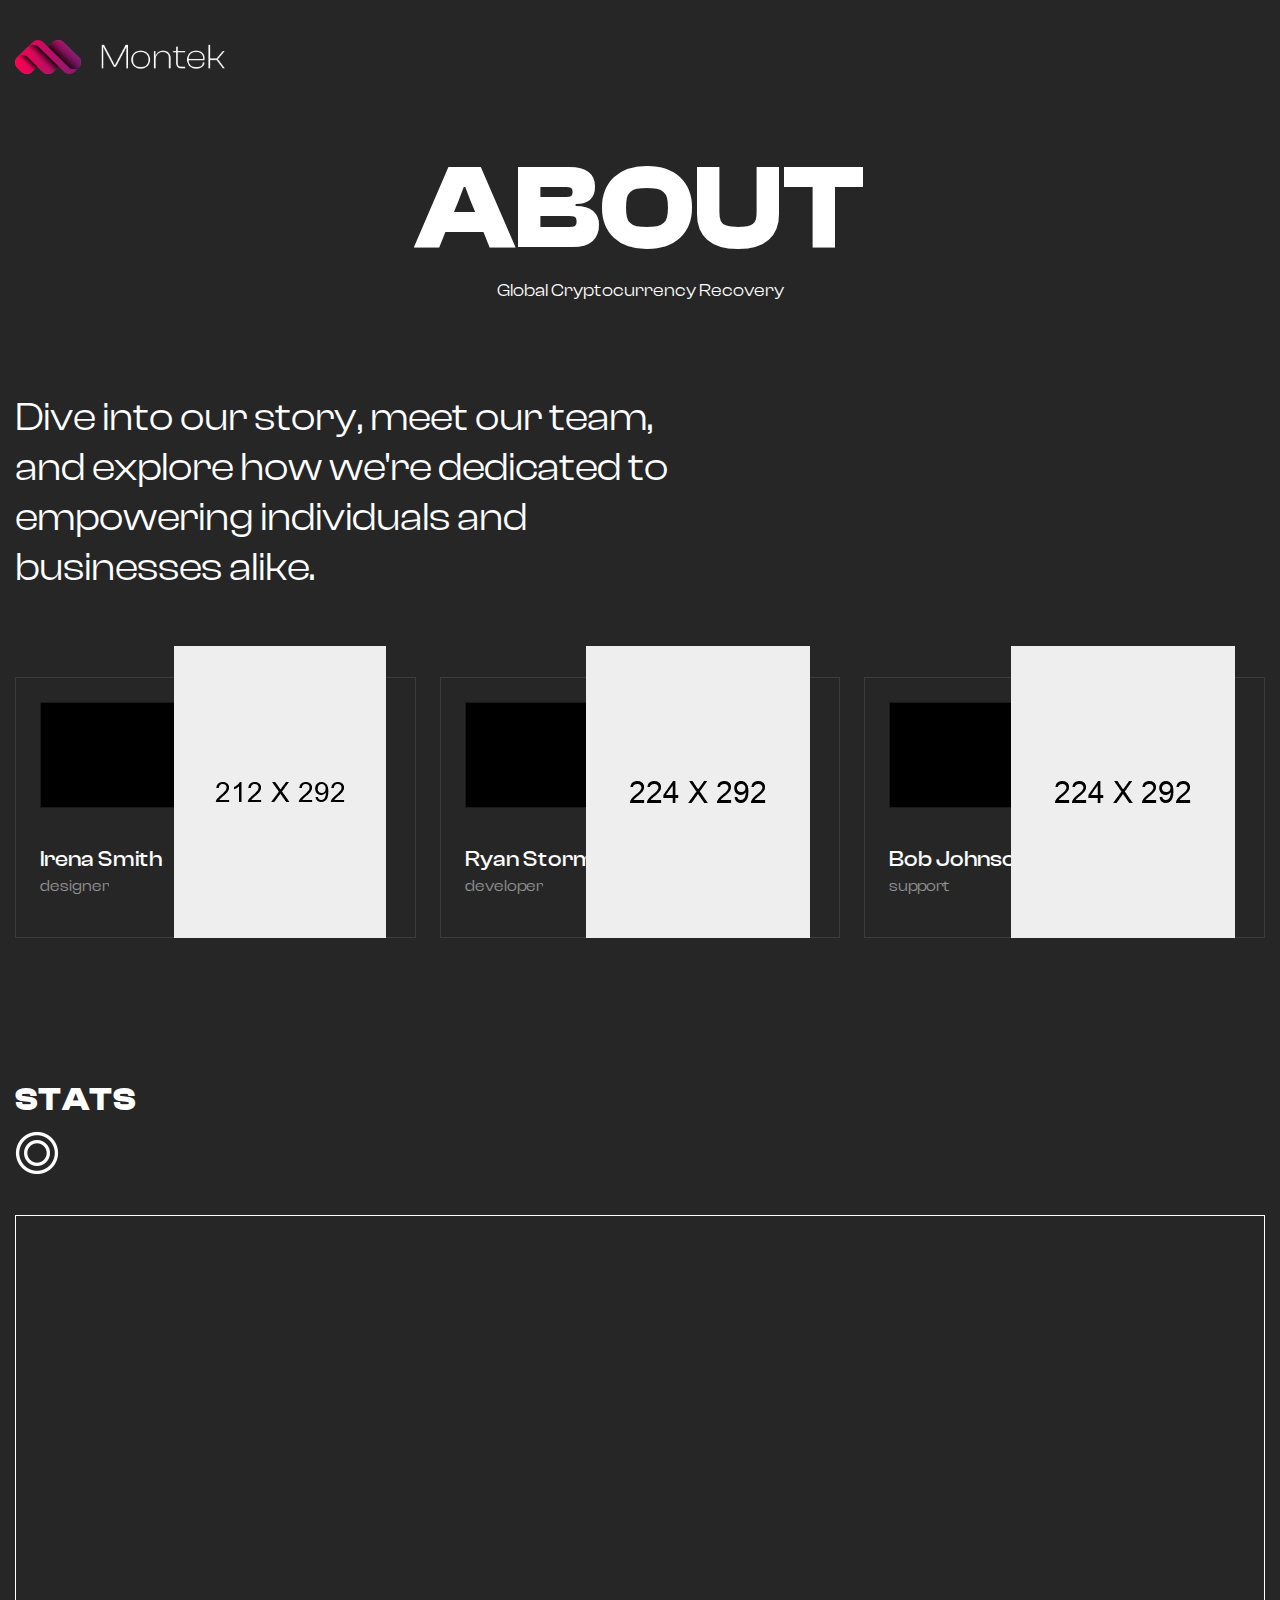
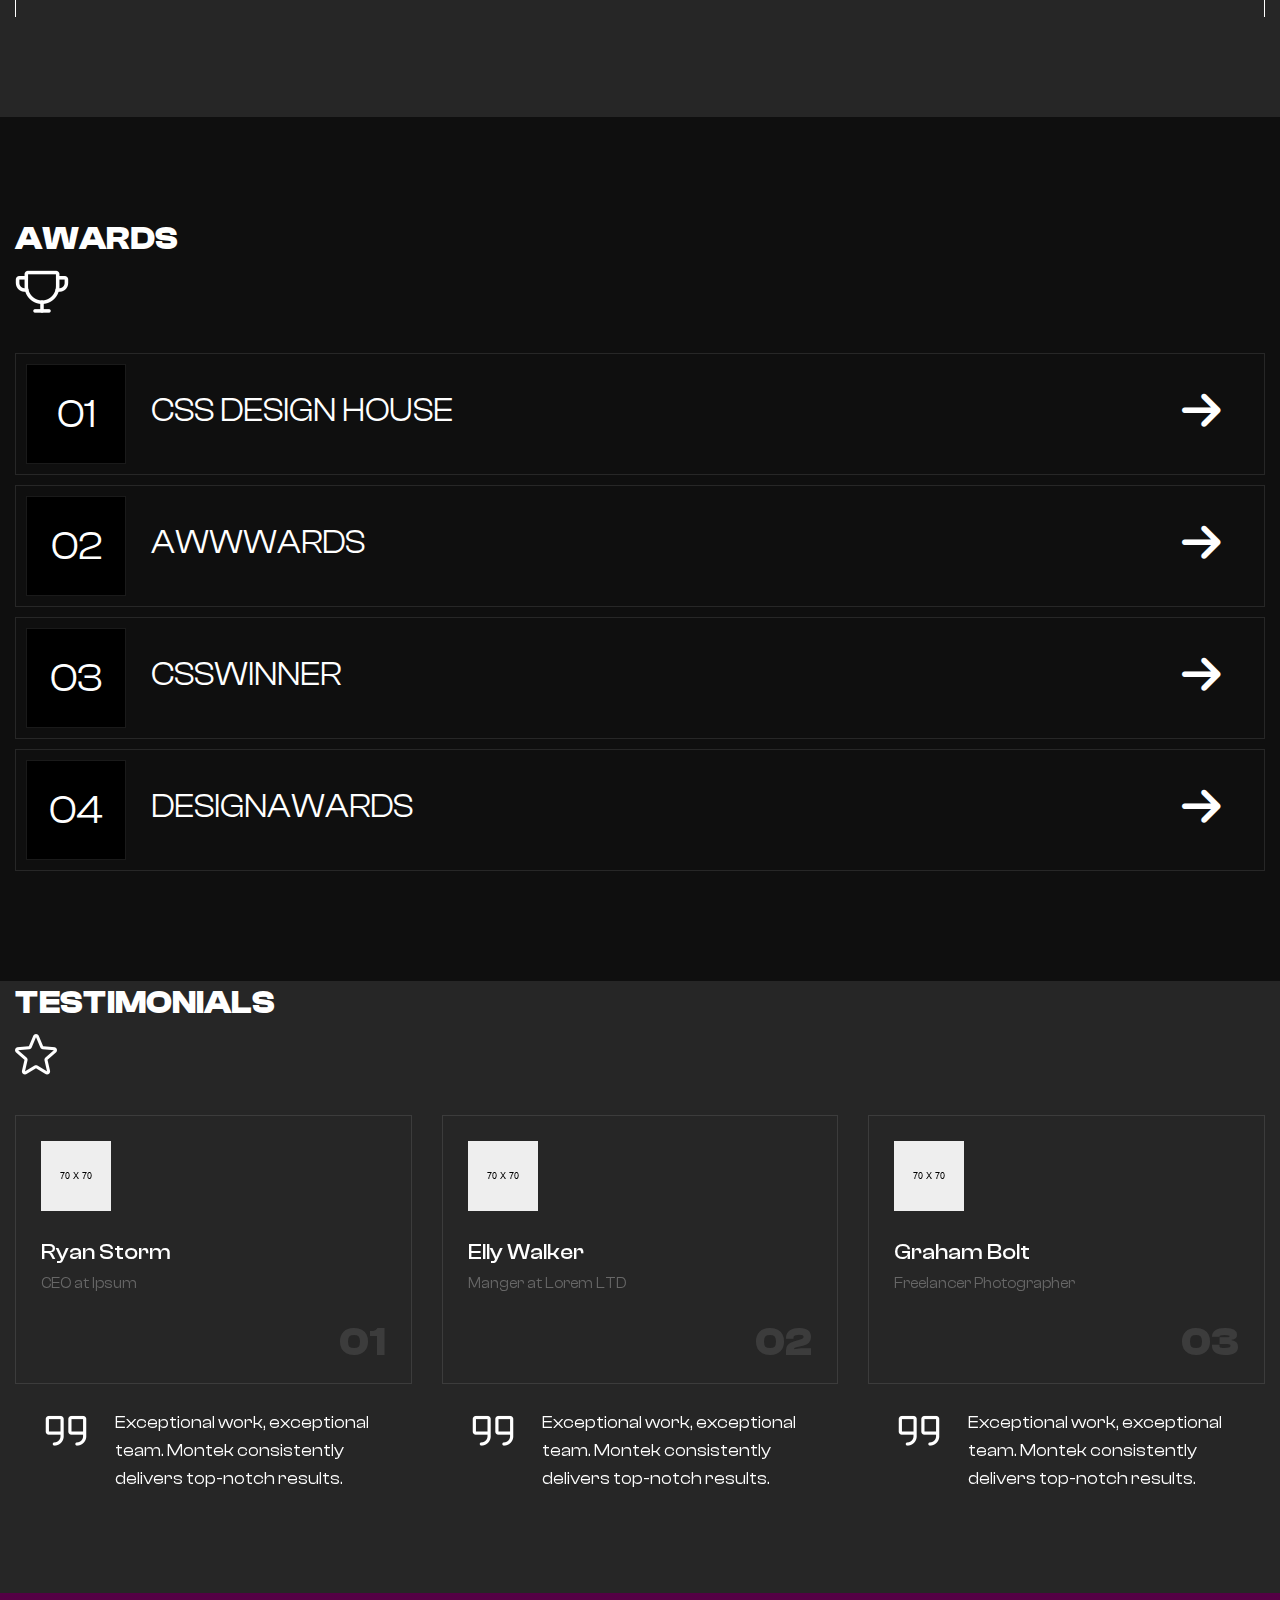
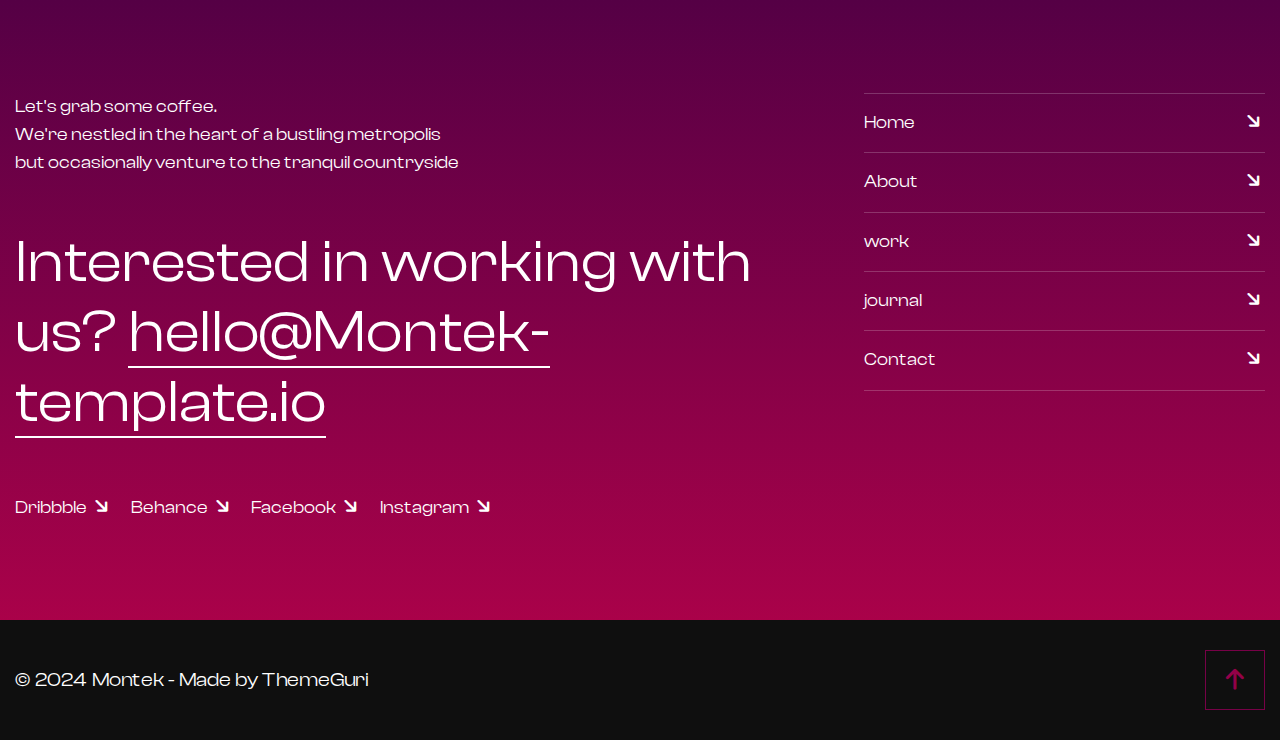
<file: about.html>
<!DOCTYPE html>
<html>

<head>
	<meta charset="utf-8">
	<title>Montek Creative Agency Business HTML-5 Template | About Us</title>
	<!-- Stylesheets -->
	<link href="assets/css/bootstrap.css" rel="stylesheet">
	<link href="assets/css/style.css" rel="stylesheet">
	<link href="assets/css/responsive.css" rel="stylesheet">

	<link
		href="https://fonts.googleapis.com/css2?family=Lora:ital,wght@0,400;0,500;0,600;0,700;1,600;1,700&display=swap"
		rel="stylesheet">
	<link href="https://fonts.googleapis.com/css2?family=Inter:wght@300;400;500;600;700;800;900&display=swap"
		rel="stylesheet">

	<link rel="shortcut icon" href="assets/images/favicon.png" type="image/x-icon">
	<link rel="icon" href="assets/images/favicon.png" type="image/x-icon">

	<!-- Responsive -->
	<meta http-equiv="X-UA-Compatible" content="IE=edge">
	<meta name="viewport" content="width=device-width, initial-scale=1.0, maximum-scale=1.0, user-scalable=0">

</head>

<body>

	<div class="page-wrapper image-layer" style="background-image:url(assets/images/background/4.jpg)">
		<!-- Main Header -->
		<header class="main-header">

			<!-- Header Lower -->
			<div class="header-lower">
				<div class="auto-container">
					<div class="inner-container">
						<div class="d-flex justify-content-between align-items-center flex-wrap">

							<div class="logo-box">
								<div class="logo"><a href="index.html"><img src="assets/images/logo.png" alt=""
											title=""></a></div>
							</div>

							<!-- <div class="nav-outer d-flex flex-wrap">
								<nav class="main-menu navbar-expand-md">
									<div class="navbar-header">
										<button class="navbar-toggler" type="button" data-toggle="collapse"
											data-target="#navbarSupportedContent" aria-controls="navbarSupportedContent"
											aria-expanded="false" aria-label="Toggle navigation">
											<span class="icon-bar"></span>
											<span class="icon-bar"></span>
											<span class="icon-bar"></span>
										</button>
									</div>

									<div class="navbar-collapse collapse clearfix" id="navbarSupportedContent">
										<ul class="navigation clearfix">
											<li><a href="index.html">Home</a></li>
											<li><a href="about.html">About</a></li>
											<li class="dropdown"><a href="#">journal</a>
												<ul>
													<li><a href="journal.html">journal</a></li>
													<li><a href="journal-detail.html">journal detail</a></li>
												</ul>
											</li>
											<li class="dropdown"><a href="#">work</a>
												<ul>
													<li><a href="work.html">work</a></li>
													<li><a href="single-work.html">work detail</a></li>
												</ul>
											</li>
											<li><a href="contact.html">Contact</a></li>
										</ul>
									</div>
								</nav>
							</div> -->

							<!-- Mobile Navigation Toggler -->
							<div class="mobile-nav-toggler">
								<svg xmlns="http://www.w3.org/2000/svg" class="icon icon-tabler icon-tabler-menu-2"
									width="24" height="24" viewBox="0 0 24 24" stroke-width="1.5" stroke="currentColor"
									fill="none" stroke-linecap="round" stroke-linejoin="round">
									<path stroke="none" d="M0 0h24v24H0z" fill="none" />
									<path d="M4 6l16 0" />
									<path d="M4 12l16 0" />
									<path d="M4 18l16 0" />
								</svg>
							</div>

						</div>
					</div>
				</div>
			</div>
			<!--End Header Lower-->

			<!-- Mobile Menu  -->
			<div class="mobile-menu">
				<div class="menu-backdrop"></div>
				<div class="close-btn"><span class="icon fa-solid fa-xmark fa-fw"></span></div>

				<nav class="menu-box">
					<div class="nav-logo"><a href="index.html"><img src="assets/images/mobile-logo.png" alt=""
								title=""></a></div>
					<div class="menu-outer">
						<!--Here Menu Will Come Automatically Via Javascript / Same Menu as in Header--></div>
				</nav>
			</div>
			<!-- End Mobile Menu -->

		</header>
		<!-- End Main Header -->

		<!-- Page Title -->
		<section class="page-title">
			<div class="auto-container">
				<h1 class="page-title_heading">About</h1>
				<div class="page-title_text">Global Cryptocurrency Recovery</div>
			</div>
		</section>
		<!-- End Page Title -->

		<!-- Team One -->
		<section class="team-one">
			<div class="auto-container">
				<!-- Title Box -->
				<div class="title-box">
					<h2>Dive into our story, meet our team, and explore how we're dedicated to empowering individuals
						and businesses alike.</h2>
				</div>
				<div class="row clearfix">

					<!-- Team Block One -->
					<div class="team-block_one col-lg-4 col-md-6 col-sm-12">
						<div class="team-block_one-inner">
							<div class="team-block_one-socials">
								<a href="https://www.linkedin.com"><img src="assets/images/icons/linkedin.png"
										alt="" /></a>
								<a href="https://www.dribbble.com"><img src="assets/images/icons/dribbble.png"
										alt="" /></a>
								<a href="https://www.facebook.com"><img src="assets/images/icons/facebook.png"
										alt="" /></a>
								<a href="https://www.instagram.com"><img src="assets/images/icons/instagram.png"
										alt="" /></a>
							</div>
							<h5 class="team-block_one-heading"><a href="journal-detail.html">Irena Smith</a></h5>
							<div class="team-block_one-designation">designer</div>
							<div class="team-block_one-image">
								<img src="assets/images/resource/team-1.png" alt="" />
							</div>
						</div>
					</div>

					<!-- Team Block One -->
					<div class="team-block_one col-lg-4 col-md-6 col-sm-12">
						<div class="team-block_one-inner">
							<div class="team-block_one-socials">
								<a href="https://www.linkedin.com"><img src="assets/images/icons/linkedin.png"
										alt="" /></a>
								<a href="https://www.dribbble.com"><img src="assets/images/icons/dribbble.png"
										alt="" /></a>
								<a href="https://www.facebook.com"><img src="assets/images/icons/facebook.png"
										alt="" /></a>
								<a href="https://www.instagram.com"><img src="assets/images/icons/instagram.png"
										alt="" /></a>
							</div>
							<h5 class="team-block_one-heading"><a href="journal-detail.html">Ryan Storm</a></h5>
							<div class="team-block_one-designation">developer</div>
							<div class="team-block_one-image">
								<img src="assets/images/resource/team-2.png" alt="" />
							</div>
						</div>
					</div>

					<!-- Team Block One -->
					<div class="team-block_one col-lg-4 col-md-6 col-sm-12">
						<div class="team-block_one-inner">
							<div class="team-block_one-socials">
								<a href="https://www.linkedin.com"><img src="assets/images/icons/linkedin.png"
										alt="" /></a>
								<a href="https://www.dribbble.com"><img src="assets/images/icons/dribbble.png"
										alt="" /></a>
								<a href="https://www.facebook.com"><img src="assets/images/icons/facebook.png"
										alt="" /></a>
								<a href="https://www.instagram.com"><img src="assets/images/icons/instagram.png"
										alt="" /></a>
							</div>
							<h5 class="team-block_one-heading"><a href="journal-detail.html">Bob Johnson</a></h5>
							<div class="team-block_one-designation">support</div>
							<div class="team-block_one-image">
								<img src="assets/images/resource/team-3.png" alt="" />
							</div>
						</div>
					</div>

				</div>
			</div>
		</section>
		<!-- End Team One -->

		<!-- Stats One -->
		<section class="stats-one style-two">
			<div class="auto-container">
				<!-- Sec Title -->
				<div class="sec-title">
					<h2 class="sec-title_heading">Stats</h2>
					<div class="sec-title_icon"><img src="assets/images/icons/icon-4.png" alt="" /></div>
				</div>
				<div class="inner-container">
					<div class="row clearfix">

						<!-- Counter Column -->
						<div class="counter-block_one col-lg-4 col-md-6 col-sm-6">
							<div class="counter-block_one-inner wow flipInX" data-wow-delay="0ms"
								data-wow-duration="1500ms">
								<div class="counter-block_one-counter"><span class="odometer" data-count="235"></span>+
								</div>
								<div class="counter-block_one-text">finished projects</div>
							</div>
						</div>

						<!-- Counter Column -->
						<div class="counter-block_one col-lg-4 col-md-6 col-sm-6">
							<div class="counter-block_one-inner wow flipInX" data-wow-delay="0ms"
								data-wow-duration="1500ms">
								<div class="counter-block_one-counter"><span class="odometer" data-count="25"></span>+
								</div>
								<div class="counter-block_one-text">team members</div>
							</div>
						</div>

						<!-- Counter Column -->
						<div class="counter-block_one col-lg-4 col-md-6 col-sm-6">
							<div class="counter-block_one-inner wow flipInX" data-wow-delay="0ms"
								data-wow-duration="1500ms">
								<div class="counter-block_one-counter"><span class="odometer" data-count="138"></span>+
								</div>
								<div class="counter-block_one-text">happy customers</div>
							</div>
						</div>

						<!-- Counter Column -->
						<div class="counter-block_one col-lg-4 col-md-6 col-sm-6">
							<div class="counter-block_one-inner wow flipInX" data-wow-delay="0ms"
								data-wow-duration="1500ms">
								<div class="counter-block_one-counter"><span class="odometer" data-count="42"></span>+
								</div>
								<div class="counter-block_one-text">loyal partners</div>
							</div>
						</div>

						<!-- Counter Column -->
						<div class="counter-block_one col-lg-4 col-md-6 col-sm-6">
							<div class="counter-block_one-inner wow flipInX" data-wow-delay="0ms"
								data-wow-duration="1500ms">
								<div class="counter-block_one-counter"><span class="odometer"
										data-count="15628"></span>+</div>
								<div class="counter-block_one-text">cofee drinked</div>
							</div>
						</div>

						<!-- Counter Column -->
						<div class="stats-one_contact-column col-lg-4 col-md-6 col-sm-6">
							<div class="stats-one_contact-inner wow flipInX" data-wow-delay="0ms"
								data-wow-duration="1500ms">
								<div class="stats-one_contact-content">
									<a href="contact.html">
										<div class="stats-one_contact-icon fa-regular fa-paper-plane fa-fw"></div>
										<h3>contact</h3>
										<div class="text">get a quote for your project</div>
									</a>
								</div>
							</div>
						</div>

					</div>
				</div>
			</div>
		</section>
		<!-- End Stats One -->

		<!-- Awards One -->
		<section class="awards-one">
			<div class="auto-container">
				<!-- Sec Title -->
				<div class="sec-title">
					<h2 class="sec-title_heading">Awards</h2>
					<div class="sec-title_icon"><img src="assets/images/icons/icon-5.png" alt="" /></div>
				</div>
				<div class="inner-container">

					<!-- Awards Block One -->
					<div class="awards-block_one">
						<div class="awards-block_one-inner">
							<a href="https://themeforest.net" class="awards-block_one-link"></a>
							<div class="awards-block_one-content">
								<div class="awards-block_one-number">01</div>
								<h2 class="awards-block_one-title">CSS DEsign House <span>site of the Day / 2023</span>
								</h2>
								<div class="awards-block_one-arrow fa-solid fa-arrow-right fa-fw"></div>
							</div>
						</div>
					</div>

					<!-- Awards Block One -->
					<div class="awards-block_one">
						<div class="awards-block_one-inner">
							<a href="https://themeforest.net" class="awards-block_one-link"></a>
							<div class="awards-block_one-content">
								<div class="awards-block_one-number">02</div>
								<h2 class="awards-block_one-title">AWWWARDS <span>site of the Day / 2023</span></h2>
								<div class="awards-block_one-arrow fa-solid fa-arrow-right fa-fw"></div>
							</div>
						</div>
					</div>

					<!-- Awards Block One -->
					<div class="awards-block_one">
						<div class="awards-block_one-inner">
							<a href="https://themeforest.net" class="awards-block_one-link"></a>
							<div class="awards-block_one-content">
								<div class="awards-block_one-number">03</div>
								<h2 class="awards-block_one-title">CSSWINNER <span>site of the Day / 2023</span></h2>
								<div class="awards-block_one-arrow fa-solid fa-arrow-right fa-fw"></div>
							</div>
						</div>
					</div>

					<!-- Awards Block One -->
					<div class="awards-block_one">
						<div class="awards-block_one-inner">
							<a href="https://themeforest.net" class="awards-block_one-link"></a>
							<div class="awards-block_one-content">
								<div class="awards-block_one-number">04</div>
								<h2 class="awards-block_one-title">DesignAwards <span>site of the Day / 2023</span></h2>
								<div class="awards-block_one-arrow fa-solid fa-arrow-right fa-fw"></div>
							</div>
						</div>
					</div>

				</div>
			</div>
		</section>
		<!-- End Awards One -->

		<!-- Testimonial One -->
		<section class="testimonial-one style-two">
			<div class="auto-container">
				<!-- Sec Title -->
				<div class="sec-title">
					<h2 class="sec-title_heading">Testimonials</h2>
					<div class="sec-title_icon"><img src="assets/images/icons/icon-3.png" alt="" /></div>
				</div>
				<div class="three-item_carousel swiper-container">
					<div class="swiper-wrapper">

						<!-- Slide -->
						<div class="swiper-slide">
							<!-- Testimonial Block One -->
							<div class="testimonial-block_one">
								<div class="testimonial-block_one-inner">
									<div class="testimonial-block_one-content">
										<div class="testimonial-block_one-author">
											<img src="assets/images/resource/author-1.jpg" alt="" />
										</div>
										<h5 class="testimonial-block_one-name">Ryan Storm</h5>
										<div class="testimonial-block_one-designation">CEO at Ipsum</div>
										<h5 class="testimonial-block_one-number">01</h5>
									</div>
									<div class="testimonial-block_one-lower">
										<span class="quote_icon"><img src="assets/images/icons/quote.png"
												alt="" /></span>
										Exceptional work, exceptional team. Montek consistently delivers top-notch
										results.
									</div>
								</div>
							</div>
						</div>

						<!-- Slide -->
						<div class="swiper-slide">
							<!-- Testimonial Block One -->
							<div class="testimonial-block_one">
								<div class="testimonial-block_one-inner">
									<div class="testimonial-block_one-content">
										<div class="testimonial-block_one-author">
											<img src="assets/images/resource/author-2.jpg" alt="" />
										</div>
										<h5 class="testimonial-block_one-name">Elly Walker</h5>
										<div class="testimonial-block_one-designation">Manger at Lorem LTD</div>
										<h5 class="testimonial-block_one-number">02</h5>
									</div>
									<div class="testimonial-block_one-lower">
										<span class="quote_icon"><img src="assets/images/icons/quote.png"
												alt="" /></span>
										Exceptional work, exceptional team. Montek consistently delivers top-notch
										results.
									</div>
								</div>
							</div>
						</div>

						<!-- Slide -->
						<div class="swiper-slide">
							<!-- Testimonial Block One -->
							<div class="testimonial-block_one">
								<div class="testimonial-block_one-inner">
									<div class="testimonial-block_one-content">
										<div class="testimonial-block_one-author">
											<img src="assets/images/resource/author-3.jpg" alt="" />
										</div>
										<h5 class="testimonial-block_one-name">Graham Bolt</h5>
										<div class="testimonial-block_one-designation">Freelancer Photographer</div>
										<h5 class="testimonial-block_one-number">03</h5>
									</div>
									<div class="testimonial-block_one-lower">
										<span class="quote_icon"><img src="assets/images/icons/quote.png"
												alt="" /></span>
										Exceptional work, exceptional team. Montek consistently delivers top-notch
										results.
									</div>
								</div>
							</div>
						</div>

					</div>
				</div>

			</div>
		</section>
		<!-- End Testimonial One -->

		<!-- Main Footer -->
		<footer class="main-footer">
			<div class="auto-container">
				<!-- Widgets Section -->
				<div class="widgets-section">
					<div class="row clearfix">

						<!-- Footer Column -->
						<div class="footer-column col-lg-8 col-md-12 col-sm-12">
							<div class="footer-text">Let's grab some coffee. <br> We're nestled in the heart of a
								bustling metropolis <br> but occasionally venture to the tranquil countryside</div>
							<h2>Interested in working with us? <a
									href="mailto:hello@Montek-template.io">hello@Montek-template.io</a></h2>
							<ul class="footer_socials">
								<li><a href="https://www.dribbble.com">Dribbble <i
											class="fa-solid fa-arrow-right fa-fw"></i></a></li>
								<li><a href="https://www.behance.net">Behance <i
											class="fa-solid fa-arrow-right fa-fw"></i></a></li>
								<li><a href="https://www.facebook.com">Facebook <i
											class="fa-solid fa-arrow-right fa-fw"></i></a></li>
								<li><a href="https://www.instagram.com">Instagram <i
											class="fa-solid fa-arrow-right fa-fw"></i></a></li>
							</ul>
						</div>

						<!-- Footer Column -->
						<div class="footer-column col-lg-4 col-md-12 col-sm-12">
							<ul class="footer_navs">
								<li><a href="index.html">Home <i class="fa-solid fa-arrow-right fa-fw"></i></a></li>
								<li><a href="about.html">About <i class="fa-solid fa-arrow-right fa-fw"></i></a></li>
								<li><a href="work.html">work <i class="fa-solid fa-arrow-right fa-fw"></i></a></li>
								<li><a href="journal.html">journal <i class="fa-solid fa-arrow-right fa-fw"></i></a>
								</li>
								<li><a href="contact.html">Contact <i class="fa-solid fa-arrow-right fa-fw"></i></a>
								</li>
							</ul>
						</div>

					</div>
				</div>
			</div>
			<div class="footer-bottom">
				<div class="auto-container">
					<div class="d-flex justify-content-between align-items-center flex-wrap">
						<div class="footer_copyright">&copy; 2024 Montek - Made by ThemeGuri</div>
						<a class="backtop down-box scroll-to-target" data-target=".page-wrapper">
							<i class="fa-solid fa-arrow-up"></i>
						</a>
					</div>
				</div>
			</div>
		</footer>
		<!-- End Main Footer -->

	</div>
	<!-- End PageWrapper -->
	<script src="assets/js/jquery.js"></script>
	<script src="assets/js/popper.min.js"></script>
	<script src="assets/js/bootstrap.min.js"></script>
	<script src="assets/js/appear.js"></script>
	<script src="assets/js/wow.js"></script>
	<script src="assets/js/swiper.min.js"></script>
	<script src="assets/js/odometer.js"></script>
	<script src="assets/js/gsap.min.js"></script>
	<script src="assets/js/SplitText.min.js"></script>
	<script src="assets/js/ScrollTrigger.min.js"></script>
	<script src="assets/js/ScrollToPlugin.min.js"></script>
	<script src="assets/js/ScrollSmoother.min.js"></script>
	<script src="assets/js/script.js"></script>
	<!--[if lt IE 9]><script src="https://cdnjs.cloudflare.com/ajax/libs/html5shiv/3.7.3/html5shiv.js"></script><![endif]-->
	<!--[if lt IE 9]><script src="js/respond.js"></script><![endif]-->

</body>

</html>
</file>
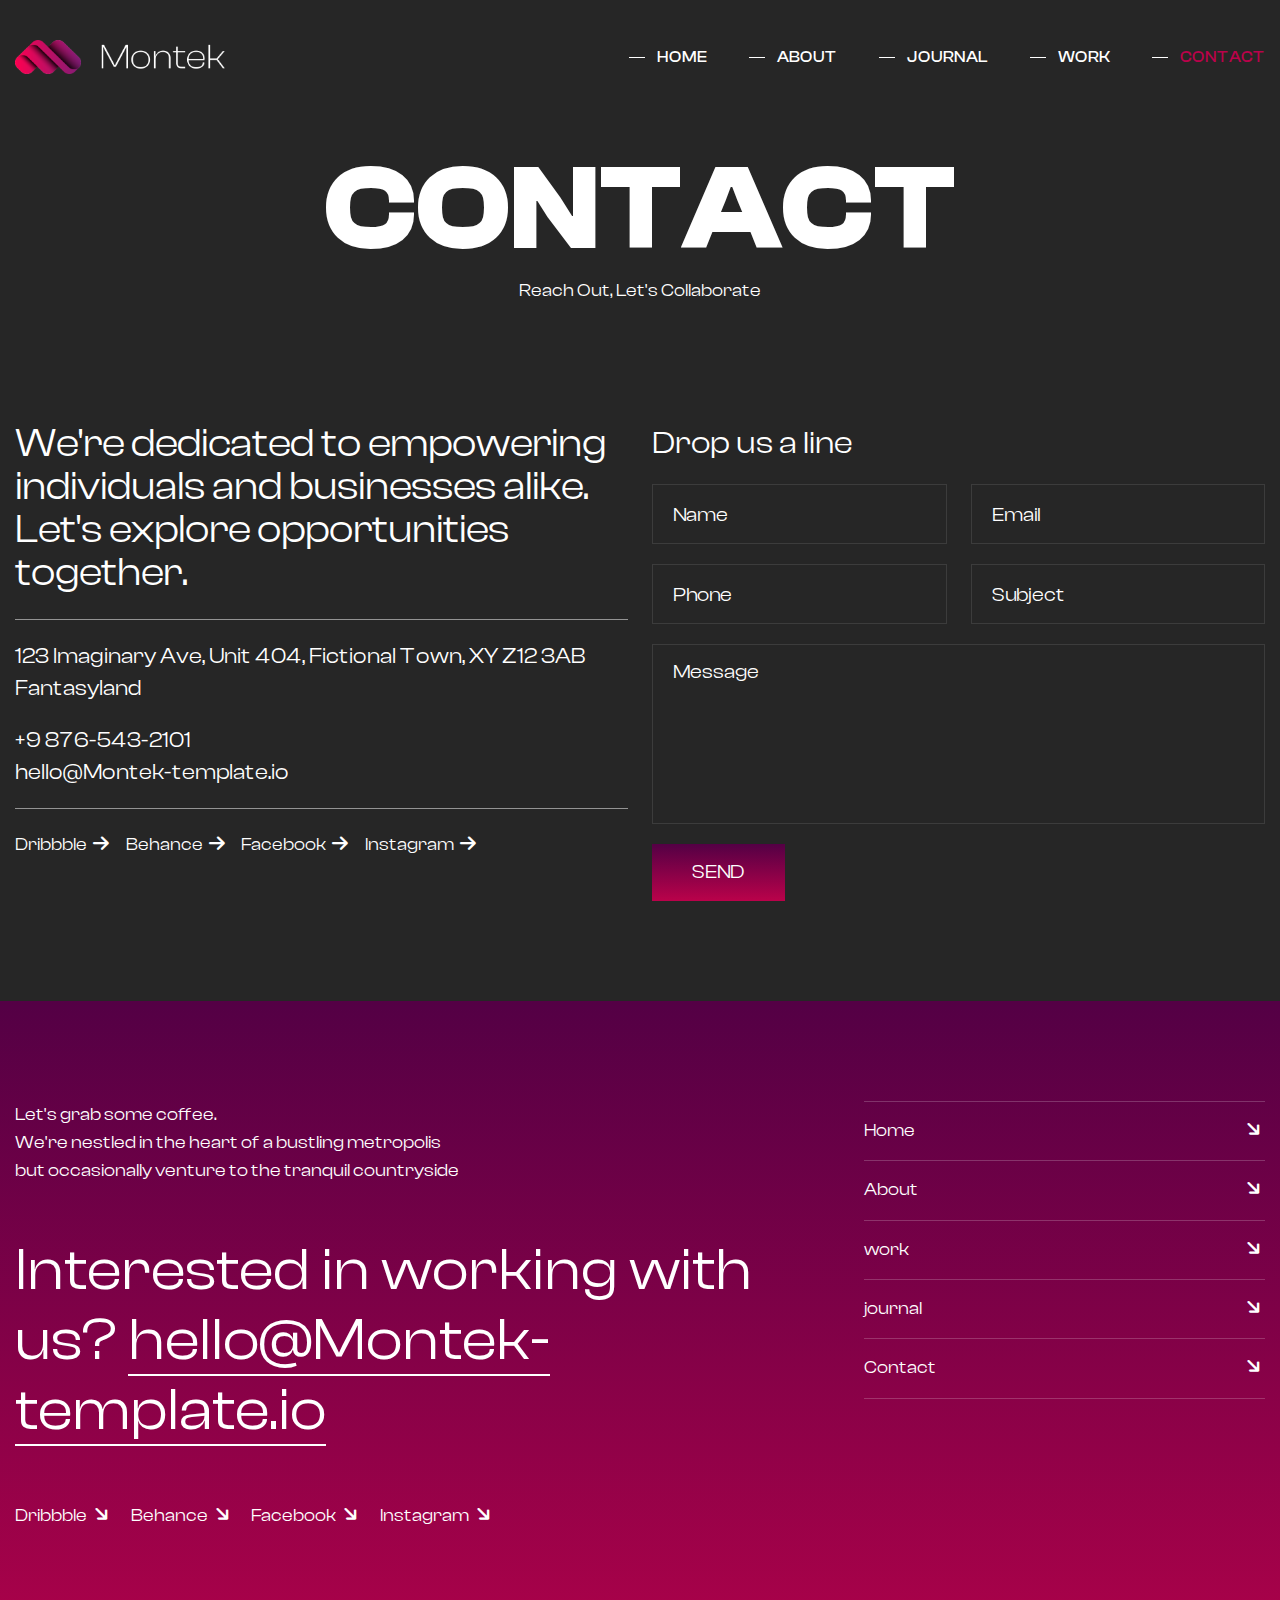
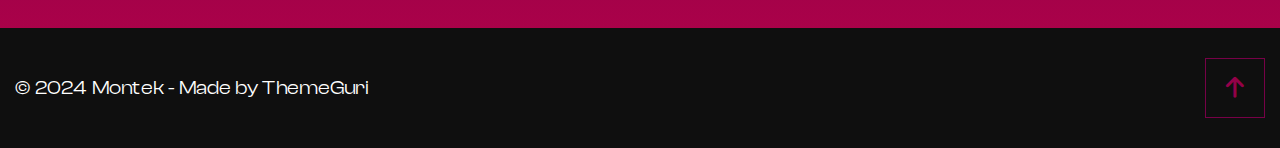
<file: contact.html>
<!DOCTYPE html>
<html>
<head>
<meta charset="utf-8">
<title>Montek Creative Agency Business HTML-5 Template | Contact Us</title>
<!-- Stylesheets -->
<link href="assets/css/bootstrap.css" rel="stylesheet">
<link href="assets/css/style.css" rel="stylesheet">
<link href="assets/css/responsive.css" rel="stylesheet">

<link href="https://fonts.googleapis.com/css2?family=Lora:ital,wght@0,400;0,500;0,600;0,700;1,600;1,700&display=swap" rel="stylesheet">
<link href="https://fonts.googleapis.com/css2?family=Inter:wght@300;400;500;600;700;800;900&display=swap" rel="stylesheet">

<link rel="shortcut icon" href="assets/images/favicon.png" type="image/x-icon">
<link rel="icon" href="assets/images/favicon.png" type="image/x-icon">

<!-- Responsive -->
<meta http-equiv="X-UA-Compatible" content="IE=edge">
<meta name="viewport" content="width=device-width, initial-scale=1.0, maximum-scale=1.0, user-scalable=0">

</head>

<body>

<div class="page-wrapper image-layer" style="background-image:url(assets/images/background/4.jpg)">

	
	<!-- Main Header -->
	<header class="main-header">
		
		<!-- Header Lower -->
		<div class="header-lower">
			<div class="auto-container">
				<div class="inner-container">
					<div class="d-flex justify-content-between align-items-center flex-wrap">
						
						<div class="logo-box">
							<div class="logo"><a href="index.html"><img src="assets/images/logo.png" alt="" title=""></a></div>
						</div>
						
						<div class="nav-outer d-flex flex-wrap">
							<!-- Main Menu -->
							<nav class="main-menu navbar-expand-md">
								<div class="navbar-header">
									<!-- Toggle Button -->    	
									<button class="navbar-toggler" type="button" data-toggle="collapse" data-target="#navbarSupportedContent" aria-controls="navbarSupportedContent" aria-expanded="false" aria-label="Toggle navigation">
										<span class="icon-bar"></span>
										<span class="icon-bar"></span>
										<span class="icon-bar"></span>
									</button>
								</div>
								
								<div class="navbar-collapse collapse clearfix" id="navbarSupportedContent">
									<ul class="navigation clearfix">
										<li><a href="index.html">Home</a></li>
										<li><a href="about.html">About</a></li>
										<li class="dropdown"><a href="#">journal</a>
											<ul>
												<li><a href="journal.html">journal</a></li>
												<li><a href="journal-detail.html">journal detail</a></li>
											</ul>
										</li>
										<li class="dropdown"><a href="#">work</a>
											<ul>
												<li><a href="work.html">work</a></li>
												<li><a href="single-work.html">work detail</a></li>
											</ul>
										</li>
										<li><a href="contact.html">Contact</a></li>
									</ul>
								</div>
							</nav>
						</div>

						<!-- Mobile Navigation Toggler -->
						<div class="mobile-nav-toggler">
							<svg xmlns="http://www.w3.org/2000/svg" class="icon icon-tabler icon-tabler-menu-2" width="24" height="24" viewBox="0 0 24 24" stroke-width="1.5" stroke="currentColor" fill="none" stroke-linecap="round" stroke-linejoin="round"><path stroke="none" d="M0 0h24v24H0z" fill="none"/><path d="M4 6l16 0" /><path d="M4 12l16 0" /><path d="M4 18l16 0" /></svg>
						</div>
						
					</div>
				</div>
			</div>
		</div>
		<!--End Header Lower-->
		
		<!-- Mobile Menu  -->
		<div class="mobile-menu">
			<div class="menu-backdrop"></div>
			<div class="close-btn"><span class="icon fa-solid fa-xmark fa-fw"></span></div>
			
			<nav class="menu-box">
				<div class="nav-logo"><a href="index.html"><img src="assets/images/mobile-logo.png" alt="" title=""></a></div>
				<div class="menu-outer"><!--Here Menu Will Come Automatically Via Javascript / Same Menu as in Header--></div>
			</nav>
		</div>
		<!-- End Mobile Menu -->
	
	</header>
	<!-- End Main Header -->
	
	<!-- Page Title -->
	<section class="page-title">
		<div class="auto-container">
			<h1 class="page-title_heading">Contact</h1>
			<div class="page-title_text">Reach Out, Let's Collaborate</div>
		</div>
	</section>
	<!-- End Page Title -->

	<!-- Contact One -->
	<section class="contact-one">
		<div class="auto-container">
			<div class="row clearfix">
				
				<!-- Info Column -->
				<div class="contact-one_info-column col-lg-6 col-md-6 col-sm-12">
					<div class="contact-one_info-outer">
						<h2 class="contact-one_heading">We're dedicated to empowering individuals and businesses alike. Let's explore opportunities together.</h2>
						<ul class="contact-one_list">
							<li>123 Imaginary Ave, Unit 404, Fictional Town, XY Z12 3AB Fantasyland</li>
							<li><a href="tel:+9-876-543-2101">+9 876-543-2101</a></li>
							<li><a href="mailto:hello@Montek-template.io">hello@Montek-template.io</a></a></li>
						</ul>
						<ul class="contact-one_socials">
							<li><a href="https://www.dribbble.com">Dribbble <i class="fa-solid fa-arrow-right fa-fw"></i></a></li>
							<li><a href="https://www.behance.net">Behance <i class="fa-solid fa-arrow-right fa-fw"></i></a></li>
							<li><a href="https://www.facebook.com">Facebook <i class="fa-solid fa-arrow-right fa-fw"></i></a></li>
							<li><a href="https://www.instagram.com">Instagram <i class="fa-solid fa-arrow-right fa-fw"></i></a></li>
						</ul>
					</div>
				</div>
				
				<!-- Form Column -->
				<div class="contact-one_form-column col-lg-6 col-md-6 col-sm-12">
					<div class="contact-one_form-outer">
						<h3>Drop us a line</h3>
						
						<!-- Contact Form -->
						<div class="contact-form">
							<form method="post" action="sendemail.php" id="contact-form">
								<div class="row clearfix">
									
									<div class="col-lg-6 col-md-6 col-sm-12 form-group">
										<input type="text" name="username" placeholder="Name" required="">
									</div>
									
									<div class="col-lg-6 col-md-6 col-sm-12 form-group">
										<input type="email" name="email" placeholder="Email" required="">
									</div>
									
									<div class="col-lg-6 col-md-6 col-sm-12 form-group">
										<input type="text" name="phone" placeholder="Phone" required="">
									</div>
									
									<div class="col-lg-6 col-md-6 col-sm-12 form-group">
										<input class="text" type="text" name="query" placeholder="Subject" required="">
									</div>
									
									<div class="col-lg-12 col-md-12 col-sm-12 form-group">
										<textarea class="" name="message" placeholder="Message"></textarea>
									</div>
									
									<div class="col-lg-12 col-md-12 col-sm-12 form-group">
										<!-- Button Box -->
										<button type="submit" class="theme-btn submit-btn">
											send
										</button>
									</div>
									
								</div>
							</form>
						</div>
						<!-- End Contact Form -->
						
					</div>
				</div>
				
			</div>
		</div>
	</section>
	<!-- Contact One -->
	
	<!-- Main Footer -->
	<footer class="main-footer">
		<div class="auto-container">
			<!-- Widgets Section -->
			<div class="widgets-section">
				<div class="row clearfix">
					
					<!-- Footer Column -->
					<div class="footer-column col-lg-8 col-md-12 col-sm-12">
						<div class="footer-text">Let's grab some coffee. <br> We're nestled in the heart of a bustling metropolis <br> but occasionally venture to the tranquil countryside</div>
						<h2>Interested in working with us? <a href="mailto:hello@Montek-template.io">hello@Montek-template.io</a></h2>
						<ul class="footer_socials">
							<li><a href="https://www.dribbble.com">Dribbble <i class="fa-solid fa-arrow-right fa-fw"></i></a></li>
							<li><a href="https://www.behance.net">Behance <i class="fa-solid fa-arrow-right fa-fw"></i></a></li>
							<li><a href="https://www.facebook.com">Facebook <i class="fa-solid fa-arrow-right fa-fw"></i></a></li>
							<li><a href="https://www.instagram.com">Instagram <i class="fa-solid fa-arrow-right fa-fw"></i></a></li>
						</ul>
					</div>
					
					<!-- Footer Column -->
					<div class="footer-column col-lg-4 col-md-12 col-sm-12">
						<ul class="footer_navs">
							<li><a href="index.html">Home <i class="fa-solid fa-arrow-right fa-fw"></i></a></li>
							<li><a href="about.html">About <i class="fa-solid fa-arrow-right fa-fw"></i></a></li>
							<li><a href="work.html">work <i class="fa-solid fa-arrow-right fa-fw"></i></a></li>
							<li><a href="journal.html">journal <i class="fa-solid fa-arrow-right fa-fw"></i></a></li>
							<li><a href="contact.html">Contact <i class="fa-solid fa-arrow-right fa-fw"></i></a></li>
						</ul>
					</div>
					
				</div>
			</div>
		</div>
		<div class="footer-bottom">
			<div class="auto-container">
				<div class="d-flex justify-content-between align-items-center flex-wrap">
					<div class="footer_copyright">&copy; 2024 Montek  -  Made by ThemeGuri</div>
			<a class="backtop down-box scroll-to-target" data-target=".page-wrapper">
<i class="fa-solid fa-arrow-up"></i>
			</a>
				</div>
			</div>
		</div>
	</footer>
	<!-- End Main Footer -->
	
</div>
<!-- End PageWrapper -->
<script src="assets/js/jquery.js"></script>
<script src="assets/js/popper.min.js"></script>
<script src="assets/js/bootstrap.min.js"></script>
<script src="assets/js/appear.js"></script>
<script src="assets/js/wow.js"></script>
<script src="assets/js/swiper.min.js"></script>
<script src="assets/js/odometer.js"></script>
<script src="assets/js/gsap.min.js"></script>
<script src="assets/js/SplitText.min.js"></script>
<script src="assets/js/ScrollTrigger.min.js"></script>
<script src="assets/js/ScrollToPlugin.min.js"></script>
<script src="assets/js/ScrollSmoother.min.js"></script>
<script src="assets/js/script.js"></script>
<!--[if lt IE 9]><script src="https://cdnjs.cloudflare.com/ajax/libs/html5shiv/3.7.3/html5shiv.js"></script><![endif]-->
<!--[if lt IE 9]><script src="js/respond.js"></script><![endif]-->

</body>
</html>
</file>
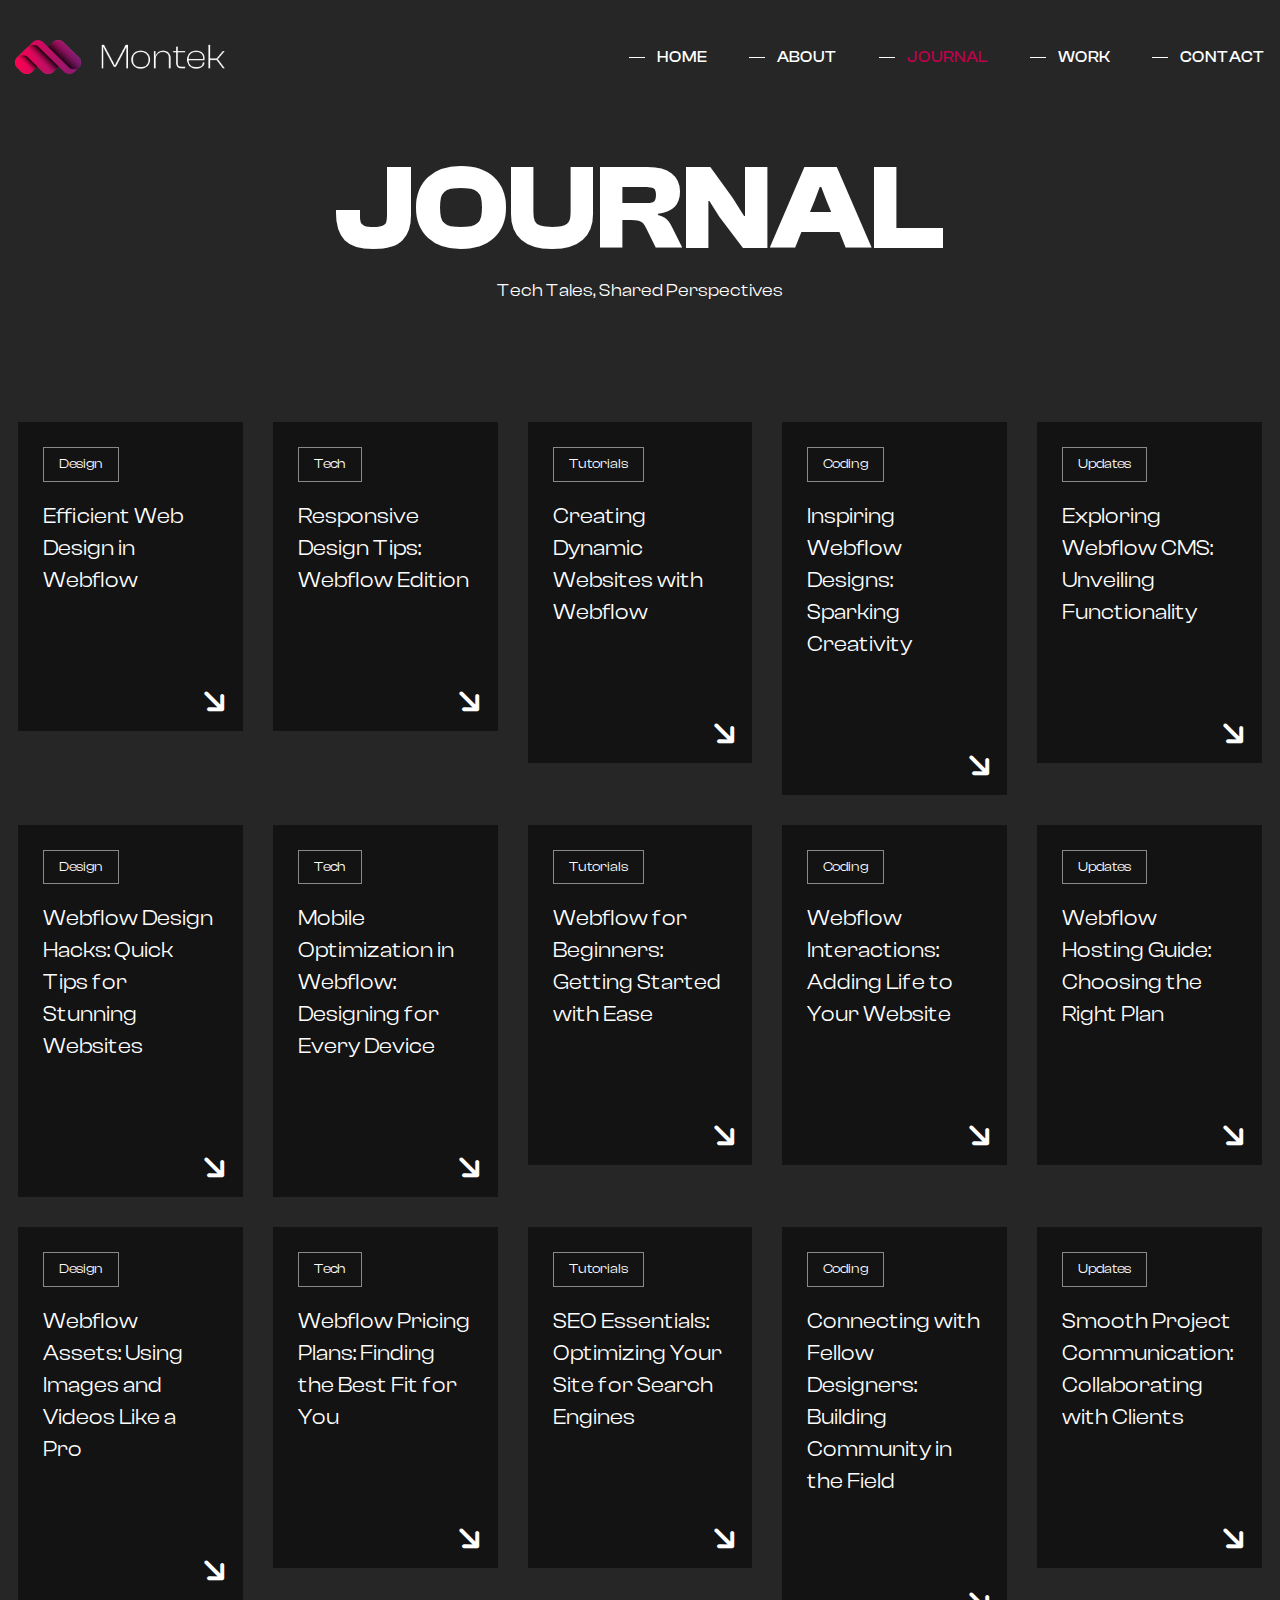
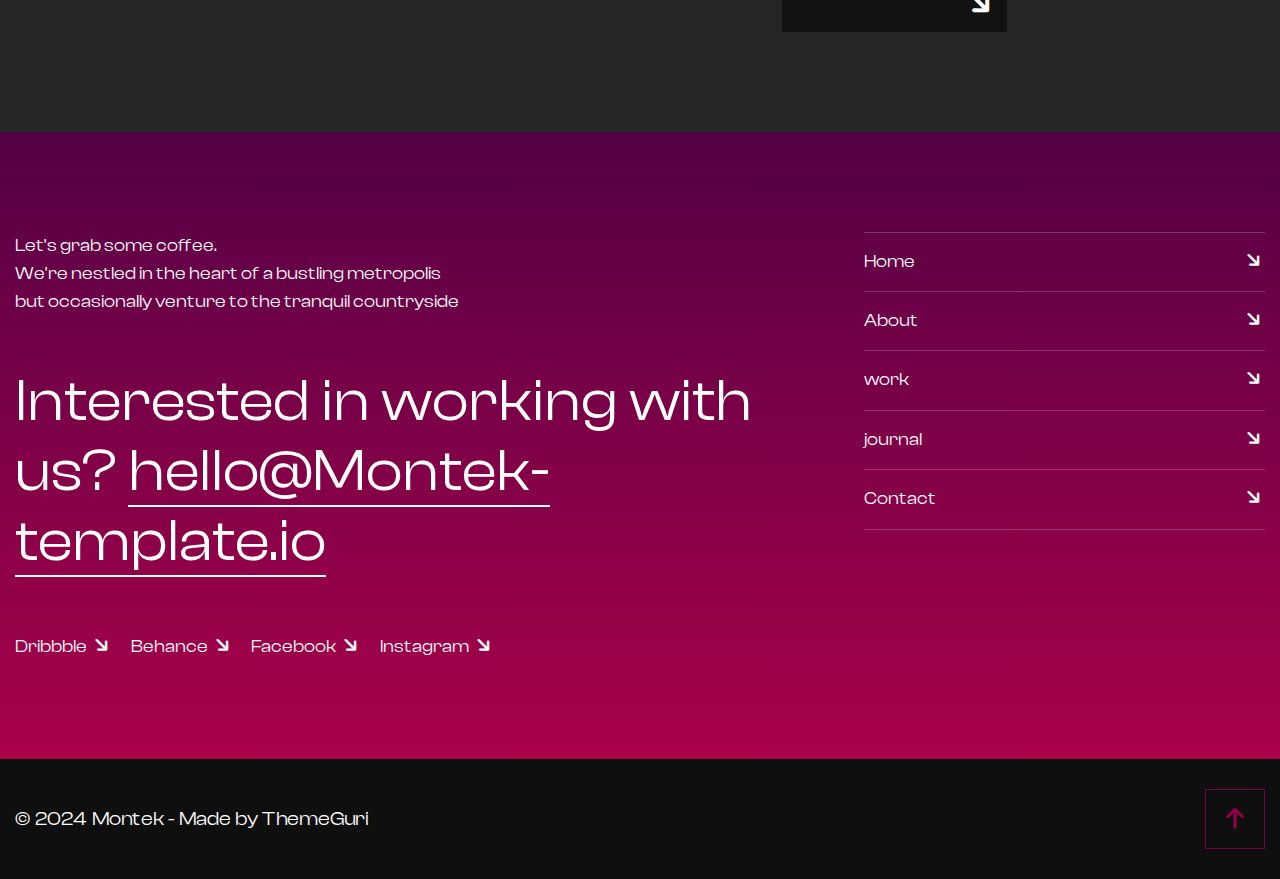
<file: journal.html>
<!DOCTYPE html>
<html>
<head>
<meta charset="utf-8">
<title>Montek Creative Agency Business HTML-5 Template | journal</title>
<!-- Stylesheets -->
<link href="assets/css/bootstrap.css" rel="stylesheet">
<link href="assets/css/style.css" rel="stylesheet">
<link href="assets/css/responsive.css" rel="stylesheet">

<link href="https://fonts.googleapis.com/css2?family=Lora:ital,wght@0,400;0,500;0,600;0,700;1,600;1,700&display=swap" rel="stylesheet">
<link href="https://fonts.googleapis.com/css2?family=Inter:wght@300;400;500;600;700;800;900&display=swap" rel="stylesheet">

<link rel="shortcut icon" href="assets/images/favicon.png" type="image/x-icon">
<link rel="icon" href="assets/images/favicon.png" type="image/x-icon">

<!-- Responsive -->
<meta http-equiv="X-UA-Compatible" content="IE=edge">
<meta name="viewport" content="width=device-width, initial-scale=1.0, maximum-scale=1.0, user-scalable=0">

</head>

<body>

<div class="page-wrapper image-layer" style="background-image:url(assets/images/background/4.jpg)">
 	

	
	<!-- Main Header -->
	<header class="main-header">
		
		<!-- Header Lower -->
		<div class="header-lower">
			<div class="auto-container">
				<div class="inner-container">
					<div class="d-flex justify-content-between align-items-center flex-wrap">
						
						<div class="logo-box">
							<div class="logo"><a href="index.html"><img src="assets/images/logo.png" alt="" title=""></a></div>
						</div>
						
						<div class="nav-outer d-flex flex-wrap">
							<!-- Main Menu -->
							<nav class="main-menu navbar-expand-md">
								<div class="navbar-header">
									<!-- Toggle Button -->    	
									<button class="navbar-toggler" type="button" data-toggle="collapse" data-target="#navbarSupportedContent" aria-controls="navbarSupportedContent" aria-expanded="false" aria-label="Toggle navigation">
										<span class="icon-bar"></span>
										<span class="icon-bar"></span>
										<span class="icon-bar"></span>
									</button>
								</div>
								
								<div class="navbar-collapse collapse clearfix" id="navbarSupportedContent">
									<ul class="navigation clearfix">
										<li><a href="index.html">Home</a></li>
										<li><a href="about.html">About</a></li>
										<li class="dropdown"><a href="#">journal</a>
											<ul>
												<li><a href="journal.html">journal</a></li>
												<li><a href="journal-detail.html">journal detail</a></li>
											</ul>
										</li>
										<li class="dropdown"><a href="#">work</a>
											<ul>
												<li><a href="work.html">work</a></li>
												<li><a href="single-work.html">work detail</a></li>
											</ul>
										</li>
										<li><a href="contact.html">Contact</a></li>
									</ul>
								</div>
							</nav>
						</div>

						<!-- Mobile Navigation Toggler -->
						<div class="mobile-nav-toggler">
							<svg xmlns="http://www.w3.org/2000/svg" class="icon icon-tabler icon-tabler-menu-2" width="24" height="24" viewBox="0 0 24 24" stroke-width="1.5" stroke="currentColor" fill="none" stroke-linecap="round" stroke-linejoin="round"><path stroke="none" d="M0 0h24v24H0z" fill="none"/><path d="M4 6l16 0" /><path d="M4 12l16 0" /><path d="M4 18l16 0" /></svg>
						</div>
						
					</div>
				</div>
			</div>
		</div>
		<!--End Header Lower-->
		
		<!-- Mobile Menu  -->
		<div class="mobile-menu">
			<div class="menu-backdrop"></div>
			<div class="close-btn"><span class="icon fa-solid fa-xmark fa-fw"></span></div>
			
			<nav class="menu-box">
				<div class="nav-logo"><a href="index.html"><img src="assets/images/mobile-logo.png" alt="" title=""></a></div>
				<div class="menu-outer"><!--Here Menu Will Come Automatically Via Javascript / Same Menu as in Header--></div>
			</nav>
		</div>
		<!-- End Mobile Menu -->
	
	</header>
	<!-- End Main Header -->
	
	<!-- Page Title -->
	<section class="page-title">
		<div class="auto-container">
			<h1 class="page-title_heading">journal</h1>
			<div class="page-title_text">Tech Tales, Shared Perspectives</div>
		</div>
	</section>
	<!-- End Page Title -->

	<!-- journal Two -->
	<section class="journal-two">
		<div class="auto-container">
			<div class="row clearfix">
				
				<!-- journal Block One -->
				<div class="journal-block_one">
					<div class="journal-block_one-inner">
						<div class="journal-block_one-title">Design</div>
						<h5 class="journal-block_one-heading"><a href="journal-detail.html">Efficient Web Design in Webflow</a></h5>
						<a href="journal-detail.html" class="journal-block_one-arrow fa-solid fa-arrow-right fa-fw"></a>
					</div>
				</div>
				
				<!-- journal Block One -->
				<div class="journal-block_one">
					<div class="journal-block_one-inner">
						<div class="journal-block_one-title">tech</div>
						<h5 class="journal-block_one-heading"><a href="journal-detail.html">Responsive Design Tips: Webflow Edition</a></h5>
						<a href="journal-detail.html" class="journal-block_one-arrow fa-solid fa-arrow-right fa-fw"></a>
					</div>
				</div>
				
				<!-- journal Block One -->
				<div class="journal-block_one">
					<div class="journal-block_one-inner">
						<div class="journal-block_one-title">tutorials</div>
						<h5 class="journal-block_one-heading"><a href="journal-detail.html">Creating Dynamic Websites with Webflow</a></h5>
						<a href="journal-detail.html" class="journal-block_one-arrow fa-solid fa-arrow-right fa-fw"></a>
					</div>
				</div>
				
				<!-- journal Block One -->
				<div class="journal-block_one">
					<div class="journal-block_one-inner">
						<div class="journal-block_one-title">coding</div>
						<h5 class="journal-block_one-heading"><a href="journal-detail.html">Inspiring Webflow Designs: Sparking Creativity</a></h5>
						<a href="journal-detail.html" class="journal-block_one-arrow fa-solid fa-arrow-right fa-fw"></a>
					</div>
				</div>
				
				<!-- journal Block One -->
				<div class="journal-block_one">
					<div class="journal-block_one-inner">
						<div class="journal-block_one-title">updates</div>
						<h5 class="journal-block_one-heading"><a href="journal-detail.html">Exploring Webflow CMS: Unveiling Functionality</a></h5>
						<a href="journal-detail.html" class="journal-block_one-arrow fa-solid fa-arrow-right fa-fw"></a>
					</div>
				</div>
				
				<!-- journal Block One -->
				<div class="journal-block_one">
					<div class="journal-block_one-inner">
						<div class="journal-block_one-title">Design</div>
						<h5 class="journal-block_one-heading"><a href="journal-detail.html">Webflow Design Hacks: Quick Tips for Stunning Websites</a></h5>
						<a href="journal-detail.html" class="journal-block_one-arrow fa-solid fa-arrow-right fa-fw"></a>
					</div>
				</div>
				
				<!-- journal Block One -->
				<div class="journal-block_one">
					<div class="journal-block_one-inner">
						<div class="journal-block_one-title">tech</div>
						<h5 class="journal-block_one-heading"><a href="journal-detail.html">Mobile Optimization in Webflow: Designing for Every Device</a></h5>
						<a href="journal-detail.html" class="journal-block_one-arrow fa-solid fa-arrow-right fa-fw"></a>
					</div>
				</div>
				
				<!-- journal Block One -->
				<div class="journal-block_one">
					<div class="journal-block_one-inner">
						<div class="journal-block_one-title">tutorials</div>
						<h5 class="journal-block_one-heading"><a href="journal-detail.html">Webflow for Beginners: Getting Started with Ease</a></h5>
						<a href="journal-detail.html" class="journal-block_one-arrow fa-solid fa-arrow-right fa-fw"></a>
					</div>
				</div>
				
				<!-- journal Block One -->
				<div class="journal-block_one">
					<div class="journal-block_one-inner">
						<div class="journal-block_one-title">coding</div>
						<h5 class="journal-block_one-heading"><a href="journal-detail.html">Webflow Interactions: Adding Life to Your Website</a></h5>
						<a href="journal-detail.html" class="journal-block_one-arrow fa-solid fa-arrow-right fa-fw"></a>
					</div>
				</div>
				
				<!-- journal Block One -->
				<div class="journal-block_one">
					<div class="journal-block_one-inner">
						<div class="journal-block_one-title">updates</div>
						<h5 class="journal-block_one-heading"><a href="journal-detail.html">Webflow Hosting Guide: Choosing the Right Plan</a></h5>
						<a href="journal-detail.html" class="journal-block_one-arrow fa-solid fa-arrow-right fa-fw"></a>
					</div>
				</div>
				
				<!-- journal Block One -->
				<div class="journal-block_one">
					<div class="journal-block_one-inner">
						<div class="journal-block_one-title">Design</div>
						<h5 class="journal-block_one-heading"><a href="journal-detail.html">Webflow Assets: Using Images and Videos Like a Pro</a></h5>
						<a href="journal-detail.html" class="journal-block_one-arrow fa-solid fa-arrow-right fa-fw"></a>
					</div>
				</div>
				
				<!-- journal Block One -->
				<div class="journal-block_one">
					<div class="journal-block_one-inner">
						<div class="journal-block_one-title">tech</div>
						<h5 class="journal-block_one-heading"><a href="journal-detail.html">Webflow Pricing Plans: Finding the Best Fit for You</a></h5>
						<a href="journal-detail.html" class="journal-block_one-arrow fa-solid fa-arrow-right fa-fw"></a>
					</div>
				</div>
				
				<!-- journal Block One -->
				<div class="journal-block_one">
					<div class="journal-block_one-inner">
						<div class="journal-block_one-title">tutorials</div>
						<h5 class="journal-block_one-heading"><a href="journal-detail.html">SEO Essentials: Optimizing Your Site for Search Engines</a></h5>
						<a href="journal-detail.html" class="journal-block_one-arrow fa-solid fa-arrow-right fa-fw"></a>
					</div>
				</div>
				
				<!-- journal Block One -->
				<div class="journal-block_one">
					<div class="journal-block_one-inner">
						<div class="journal-block_one-title">coding</div>
						<h5 class="journal-block_one-heading"><a href="journal-detail.html">Connecting with Fellow Designers: Building Community in the Field</a></h5>
						<a href="journal-detail.html" class="journal-block_one-arrow fa-solid fa-arrow-right fa-fw"></a>
					</div>
				</div>
				
				<!-- journal Block One -->
				<div class="journal-block_one">
					<div class="journal-block_one-inner">
						<div class="journal-block_one-title">updates</div>
						<h5 class="journal-block_one-heading"><a href="journal-detail.html">Smooth Project Communication: Collaborating with Clients</a></h5>
						<a href="journal-detail.html" class="journal-block_one-arrow fa-solid fa-arrow-right fa-fw"></a>
					</div>
				</div>
				
			</div>
		</div>
	</section>
	<!-- End journal Two -->
	
	<!-- Main Footer -->
	<footer class="main-footer">
		<div class="auto-container">
			<!-- Widgets Section -->
			<div class="widgets-section">
				<div class="row clearfix">
					
					<!-- Footer Column -->
					<div class="footer-column col-lg-8 col-md-12 col-sm-12">
						<div class="footer-text">Let's grab some coffee. <br> We're nestled in the heart of a bustling metropolis <br> but occasionally venture to the tranquil countryside</div>
						<h2>Interested in working with us? <a href="mailto:hello@Montek-template.io">hello@Montek-template.io</a></h2>
						<ul class="footer_socials">
							<li><a href="https://www.dribbble.com">Dribbble <i class="fa-solid fa-arrow-right fa-fw"></i></a></li>
							<li><a href="https://www.behance.net">Behance <i class="fa-solid fa-arrow-right fa-fw"></i></a></li>
							<li><a href="https://www.facebook.com">Facebook <i class="fa-solid fa-arrow-right fa-fw"></i></a></li>
							<li><a href="https://www.instagram.com">Instagram <i class="fa-solid fa-arrow-right fa-fw"></i></a></li>
						</ul>
					</div>
					
					<!-- Footer Column -->
					<div class="footer-column col-lg-4 col-md-12 col-sm-12">
						<ul class="footer_navs">
							<li><a href="index.html">Home <i class="fa-solid fa-arrow-right fa-fw"></i></a></li>
							<li><a href="about.html">About <i class="fa-solid fa-arrow-right fa-fw"></i></a></li>
							<li><a href="work.html">work <i class="fa-solid fa-arrow-right fa-fw"></i></a></li>
							<li><a href="journal.html">journal <i class="fa-solid fa-arrow-right fa-fw"></i></a></li>
							<li><a href="contact.html">Contact <i class="fa-solid fa-arrow-right fa-fw"></i></a></li>
						</ul>
					</div>
					
				</div>
			</div>
		</div>
		<div class="footer-bottom">
			<div class="auto-container">
				<div class="d-flex justify-content-between align-items-center flex-wrap">
					<div class="footer_copyright">&copy; 2024 Montek  -  Made by ThemeGuri</div>
			<a class="backtop down-box scroll-to-target" data-target=".page-wrapper">
<i class="fa-solid fa-arrow-up"></i>
			</a>
				</div>
			</div>
		</div>
	</footer>
	<!-- End Main Footer -->
	
</div>
<!-- End PageWrapper -->
<script src="assets/js/jquery.js"></script>
<script src="assets/js/popper.min.js"></script>
<script src="assets/js/bootstrap.min.js"></script>
<script src="assets/js/appear.js"></script>
<script src="assets/js/wow.js"></script>
<script src="assets/js/swiper.min.js"></script>
<script src="assets/js/odometer.js"></script>
<script src="assets/js/gsap.min.js"></script>
<script src="assets/js/SplitText.min.js"></script>
<script src="assets/js/ScrollTrigger.min.js"></script>
<script src="assets/js/ScrollToPlugin.min.js"></script>
<script src="assets/js/ScrollSmoother.min.js"></script>
<script src="assets/js/script.js"></script>
<!--[if lt IE 9]><script src="https://cdnjs.cloudflare.com/ajax/libs/html5shiv/3.7.3/html5shiv.js"></script><![endif]-->
<!--[if lt IE 9]><script src="js/respond.js"></script><![endif]-->

</body>
</html>
</file>
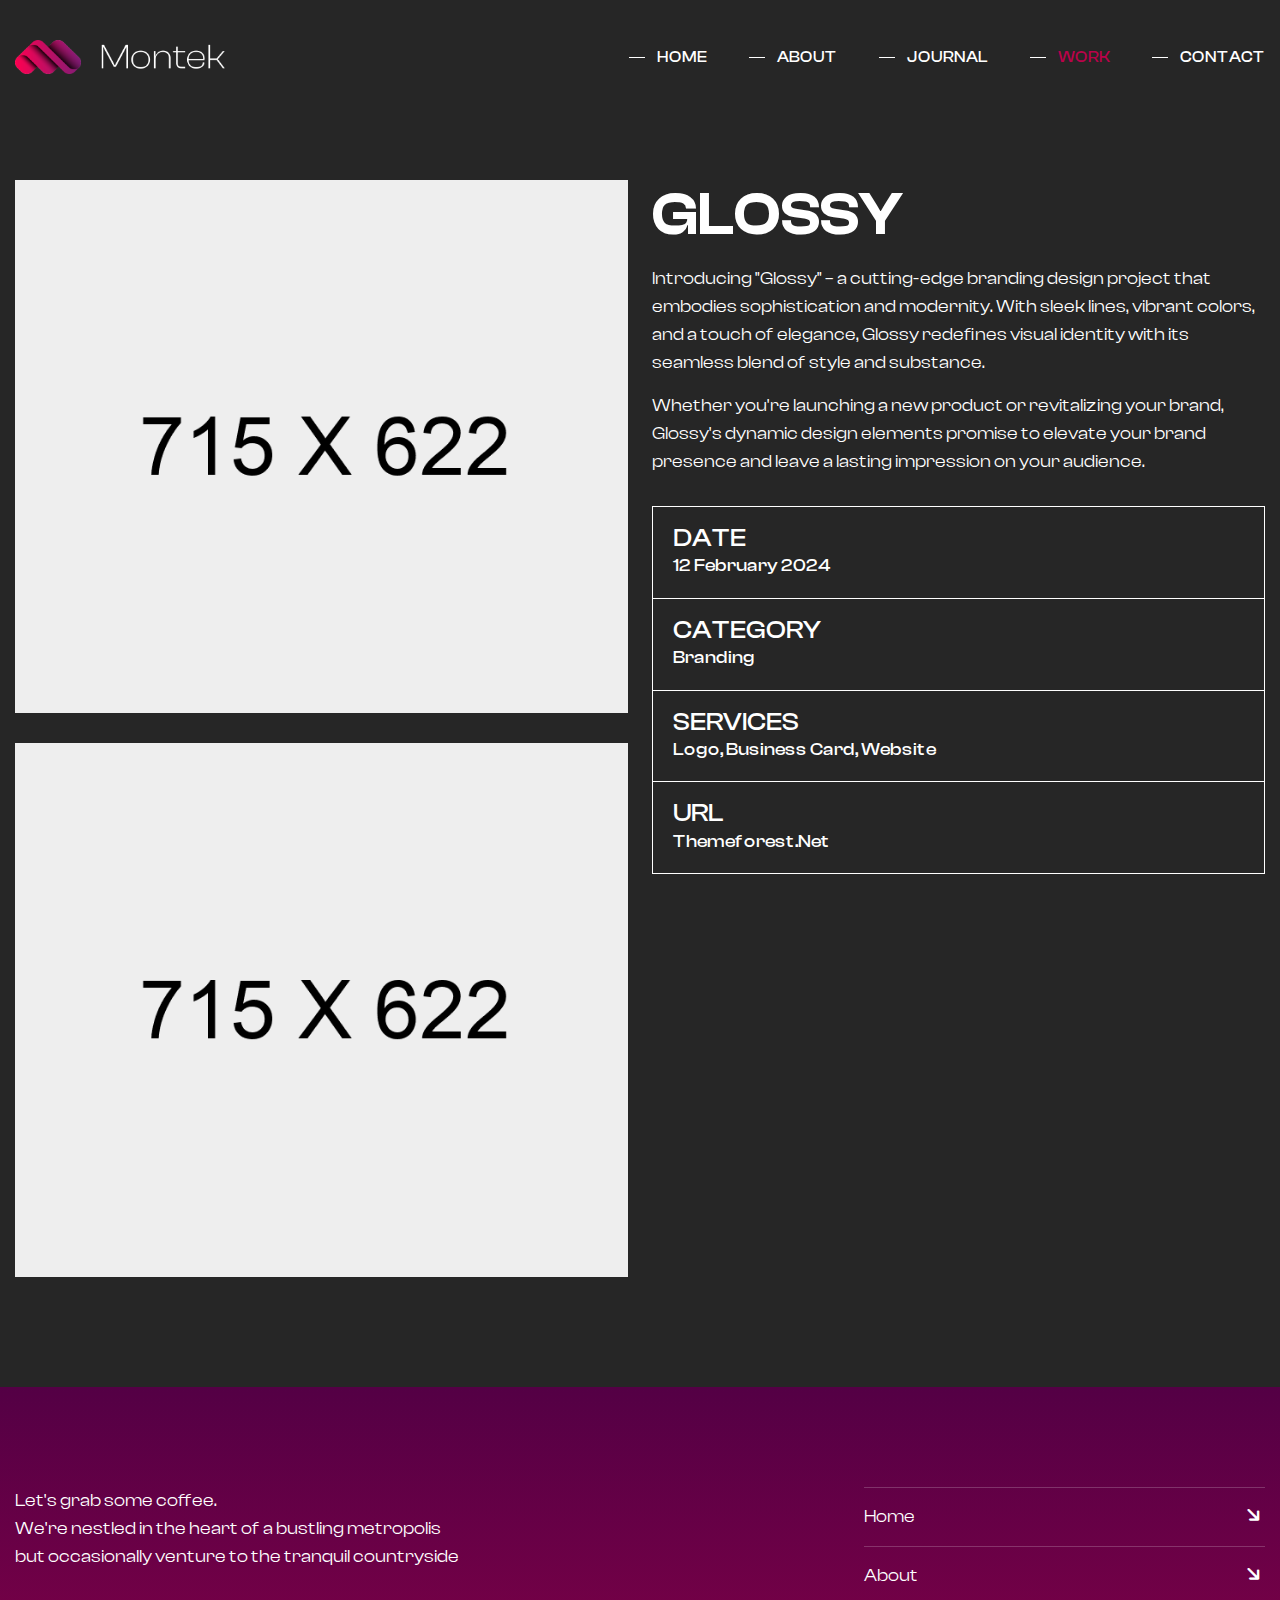
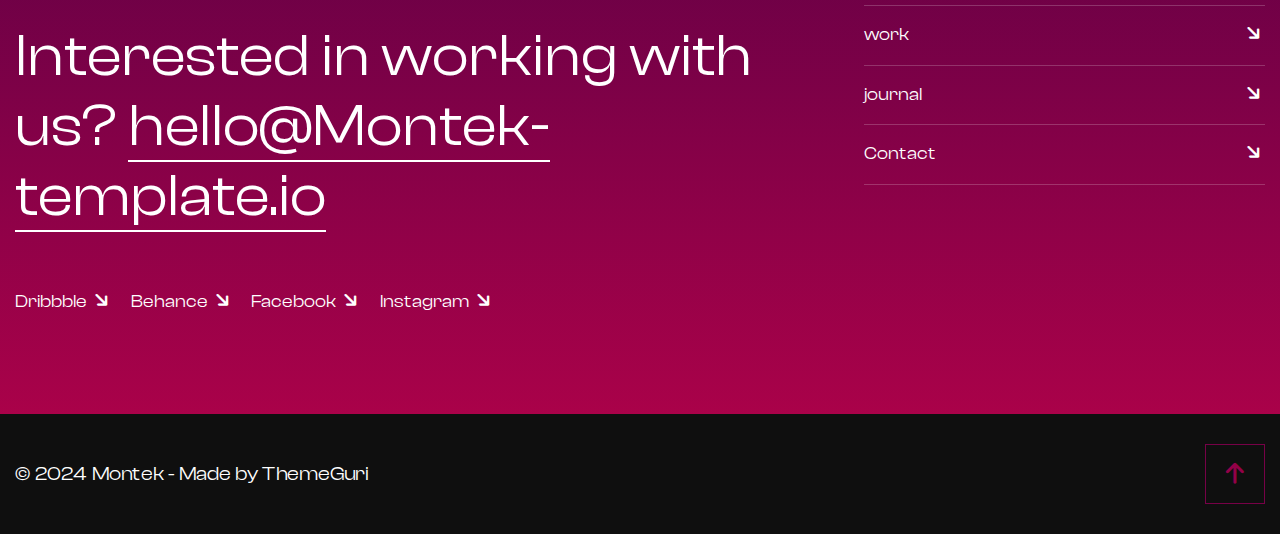
<file: single-work.html>
<!DOCTYPE html>
<html>
<head>
<meta charset="utf-8">
<title>Montek Creative Agency Business HTML-5 Template | Single Work</title>
<!-- Stylesheets -->
<link href="assets/css/bootstrap.css" rel="stylesheet">
<link href="assets/css/style.css" rel="stylesheet">
<link href="assets/css/responsive.css" rel="stylesheet">

<link href="https://fonts.googleapis.com/css2?family=Lora:ital,wght@0,400;0,500;0,600;0,700;1,600;1,700&display=swap" rel="stylesheet">
<link href="https://fonts.googleapis.com/css2?family=Inter:wght@300;400;500;600;700;800;900&display=swap" rel="stylesheet">

<link rel="shortcut icon" href="assets/images/favicon.png" type="image/x-icon">
<link rel="icon" href="assets/images/favicon.png" type="image/x-icon">

<!-- Responsive -->
<meta http-equiv="X-UA-Compatible" content="IE=edge">
<meta name="viewport" content="width=device-width, initial-scale=1.0, maximum-scale=1.0, user-scalable=0">

</head>

<body>

<div class="page-wrapper image-layer" style="background-image:url(assets/images/background/4.jpg)">	
 	

	
	<!-- Main Header -->
	<header class="main-header">
		
		<!-- Header Lower -->
		<div class="header-lower">
			<div class="auto-container">
				<div class="inner-container">
					<div class="d-flex justify-content-between align-items-center flex-wrap">
						
						<div class="logo-box">
							<div class="logo"><a href="index.html"><img src="assets/images/logo.png" alt="" title=""></a></div>
						</div>
						
						<div class="nav-outer d-flex flex-wrap">
							<!-- Main Menu -->
							<nav class="main-menu navbar-expand-md">
								<div class="navbar-header">
									<!-- Toggle Button -->    	
									<button class="navbar-toggler" type="button" data-toggle="collapse" data-target="#navbarSupportedContent" aria-controls="navbarSupportedContent" aria-expanded="false" aria-label="Toggle navigation">
										<span class="icon-bar"></span>
										<span class="icon-bar"></span>
										<span class="icon-bar"></span>
									</button>
								</div>
								
								<div class="navbar-collapse collapse clearfix" id="navbarSupportedContent">
									<ul class="navigation clearfix">
										<li><a href="index.html">Home</a></li>
										<li><a href="about.html">About</a></li>
										<li class="dropdown"><a href="#">journal</a>
											<ul>
												<li><a href="journal.html">journal</a></li>
												<li><a href="journal-detail.html">journal detail</a></li>
											</ul>
										</li>
										<li class="dropdown"><a href="#">work</a>
											<ul>
												<li><a href="work.html">work</a></li>
												<li><a href="single-work.html">work detail</a></li>
											</ul>
										</li>
										<li><a href="contact.html">Contact</a></li>
									</ul>
								</div>
							</nav>
						</div>

						<!-- Mobile Navigation Toggler -->
						<div class="mobile-nav-toggler">
							<svg xmlns="http://www.w3.org/2000/svg" class="icon icon-tabler icon-tabler-menu-2" width="24" height="24" viewBox="0 0 24 24" stroke-width="1.5" stroke="currentColor" fill="none" stroke-linecap="round" stroke-linejoin="round"><path stroke="none" d="M0 0h24v24H0z" fill="none"/><path d="M4 6l16 0" /><path d="M4 12l16 0" /><path d="M4 18l16 0" /></svg>
						</div>
						
					</div>
				</div>
			</div>
		</div>
		<!--End Header Lower-->
		
		<!-- Mobile Menu  -->
		<div class="mobile-menu">
			<div class="menu-backdrop"></div>
			<div class="close-btn"><span class="icon fa-solid fa-xmark fa-fw"></span></div>
			
			<nav class="menu-box">
				<div class="nav-logo"><a href="index.html"><img src="assets/images/mobile-logo.png" alt="" title=""></a></div>
				<div class="menu-outer"><!--Here Menu Will Come Automatically Via Javascript / Same Menu as in Header--></div>
			</nav>
		</div>
		<!-- End Mobile Menu -->
	
	</header>
	<!-- End Main Header -->
	
	<!-- Single Work -->
	<section class="single-work">
		<div class="auto-container">
			<div class="row clearfix">
				<!-- Column -->
				<div class="column col-lg-6 col-md-12 col-sm-12">
					<div class="single-work_image">
						<img src="assets/images/resource/work-1.jpg" alt="" />
					</div>
					<div class="single-work_image">
						<img src="assets/images/resource/work-2.jpg" alt="" />
					</div>
				</div>
				<!-- Column -->
				<div class="column col-lg-6 col-md-12 col-sm-12">
					<h2 class="single-work_title">Glossy</h2>
					<p>Introducing "Glossy" – a cutting-edge branding design project that embodies sophistication and modernity. With sleek lines, vibrant colors, and a touch of elegance, Glossy redefines visual identity with its seamless blend of style and substance. </p>
					<p>Whether you're launching a new product or revitalizing your brand, Glossy's dynamic design elements promise to elevate your brand presence and leave a lasting impression on your audience.</p>
					<ul class="single-work_list">
						<li>
							Date
							<span>12 February 2024</span>
						</li>
						<li>
							Category
							<span>branding</span>
						</li>
						<li>
							services
							<span>logo, business card, website</span>
						</li>
						<li>
							URL
							<span><a href="www.themeforest.net">Themeforest.net</a></span>
						</li>
					</ul>
				</div>
			</div>
		</div>
	</section>
	<!-- End Single Work -->
	
	<!-- Main Footer -->
	<footer class="main-footer">
		<div class="auto-container">
			<!-- Widgets Section -->
			<div class="widgets-section">
				<div class="row clearfix">
					
					<!-- Footer Column -->
					<div class="footer-column col-lg-8 col-md-12 col-sm-12">
						<div class="footer-text">Let's grab some coffee. <br> We're nestled in the heart of a bustling metropolis <br> but occasionally venture to the tranquil countryside</div>
						<h2>Interested in working with us? <a href="mailto:hello@Montek-template.io">hello@Montek-template.io</a></h2>
						<ul class="footer_socials">
							<li><a href="https://www.dribbble.com">Dribbble <i class="fa-solid fa-arrow-right fa-fw"></i></a></li>
							<li><a href="https://www.behance.net">Behance <i class="fa-solid fa-arrow-right fa-fw"></i></a></li>
							<li><a href="https://www.facebook.com">Facebook <i class="fa-solid fa-arrow-right fa-fw"></i></a></li>
							<li><a href="https://www.instagram.com">Instagram <i class="fa-solid fa-arrow-right fa-fw"></i></a></li>
						</ul>
					</div>
					
					<!-- Footer Column -->
					<div class="footer-column col-lg-4 col-md-12 col-sm-12">
						<ul class="footer_navs">
							<li><a href="index.html">Home <i class="fa-solid fa-arrow-right fa-fw"></i></a></li>
							<li><a href="about.html">About <i class="fa-solid fa-arrow-right fa-fw"></i></a></li>
							<li><a href="work.html">work <i class="fa-solid fa-arrow-right fa-fw"></i></a></li>
							<li><a href="journal.html">journal <i class="fa-solid fa-arrow-right fa-fw"></i></a></li>
							<li><a href="contact.html">Contact <i class="fa-solid fa-arrow-right fa-fw"></i></a></li>
						</ul>
					</div>
					
				</div>
			</div>
		</div>
		<div class="footer-bottom">
			<div class="auto-container">
				<div class="d-flex justify-content-between align-items-center flex-wrap">
					<div class="footer_copyright">&copy; 2024 Montek  -  Made by ThemeGuri</div>
			<a class="backtop down-box scroll-to-target" data-target=".page-wrapper">
<i class="fa-solid fa-arrow-up"></i>
			</a>
				</div>
			</div>
		</div>
	</footer>
	<!-- End Main Footer -->
	
</div>
<!-- End PageWrapper -->
<script src="assets/js/jquery.js"></script>
<script src="assets/js/popper.min.js"></script>
<script src="assets/js/bootstrap.min.js"></script>
<script src="assets/js/appear.js"></script>
<script src="assets/js/wow.js"></script>
<script src="assets/js/swiper.min.js"></script>
<script src="assets/js/odometer.js"></script>
<script src="assets/js/gsap.min.js"></script>
<script src="assets/js/SplitText.min.js"></script>
<script src="assets/js/ScrollTrigger.min.js"></script>
<script src="assets/js/ScrollToPlugin.min.js"></script>
<script src="assets/js/ScrollSmoother.min.js"></script>
<script src="assets/js/script.js"></script>
<!--[if lt IE 9]><script src="https://cdnjs.cloudflare.com/ajax/libs/html5shiv/3.7.3/html5shiv.js"></script><![endif]-->
<!--[if lt IE 9]><script src="js/respond.js"></script><![endif]-->

</body>
</html>
</file>
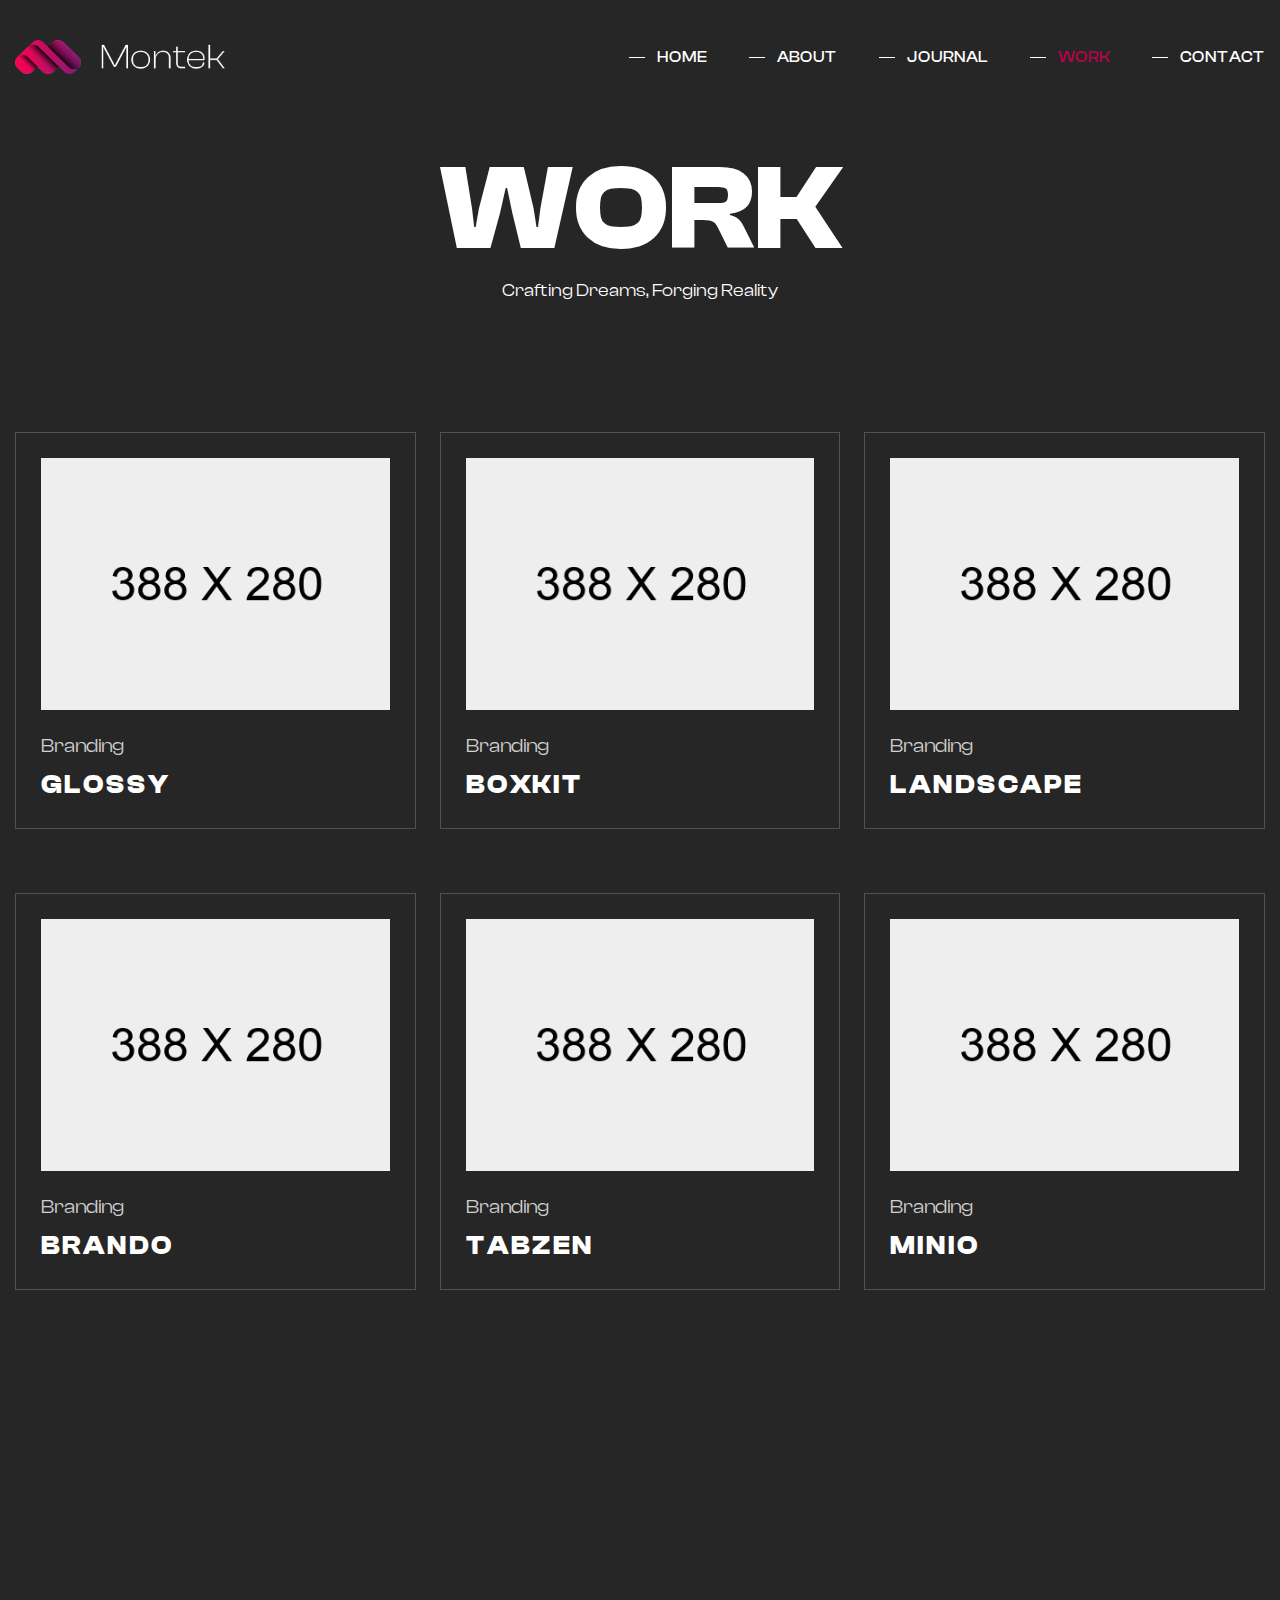
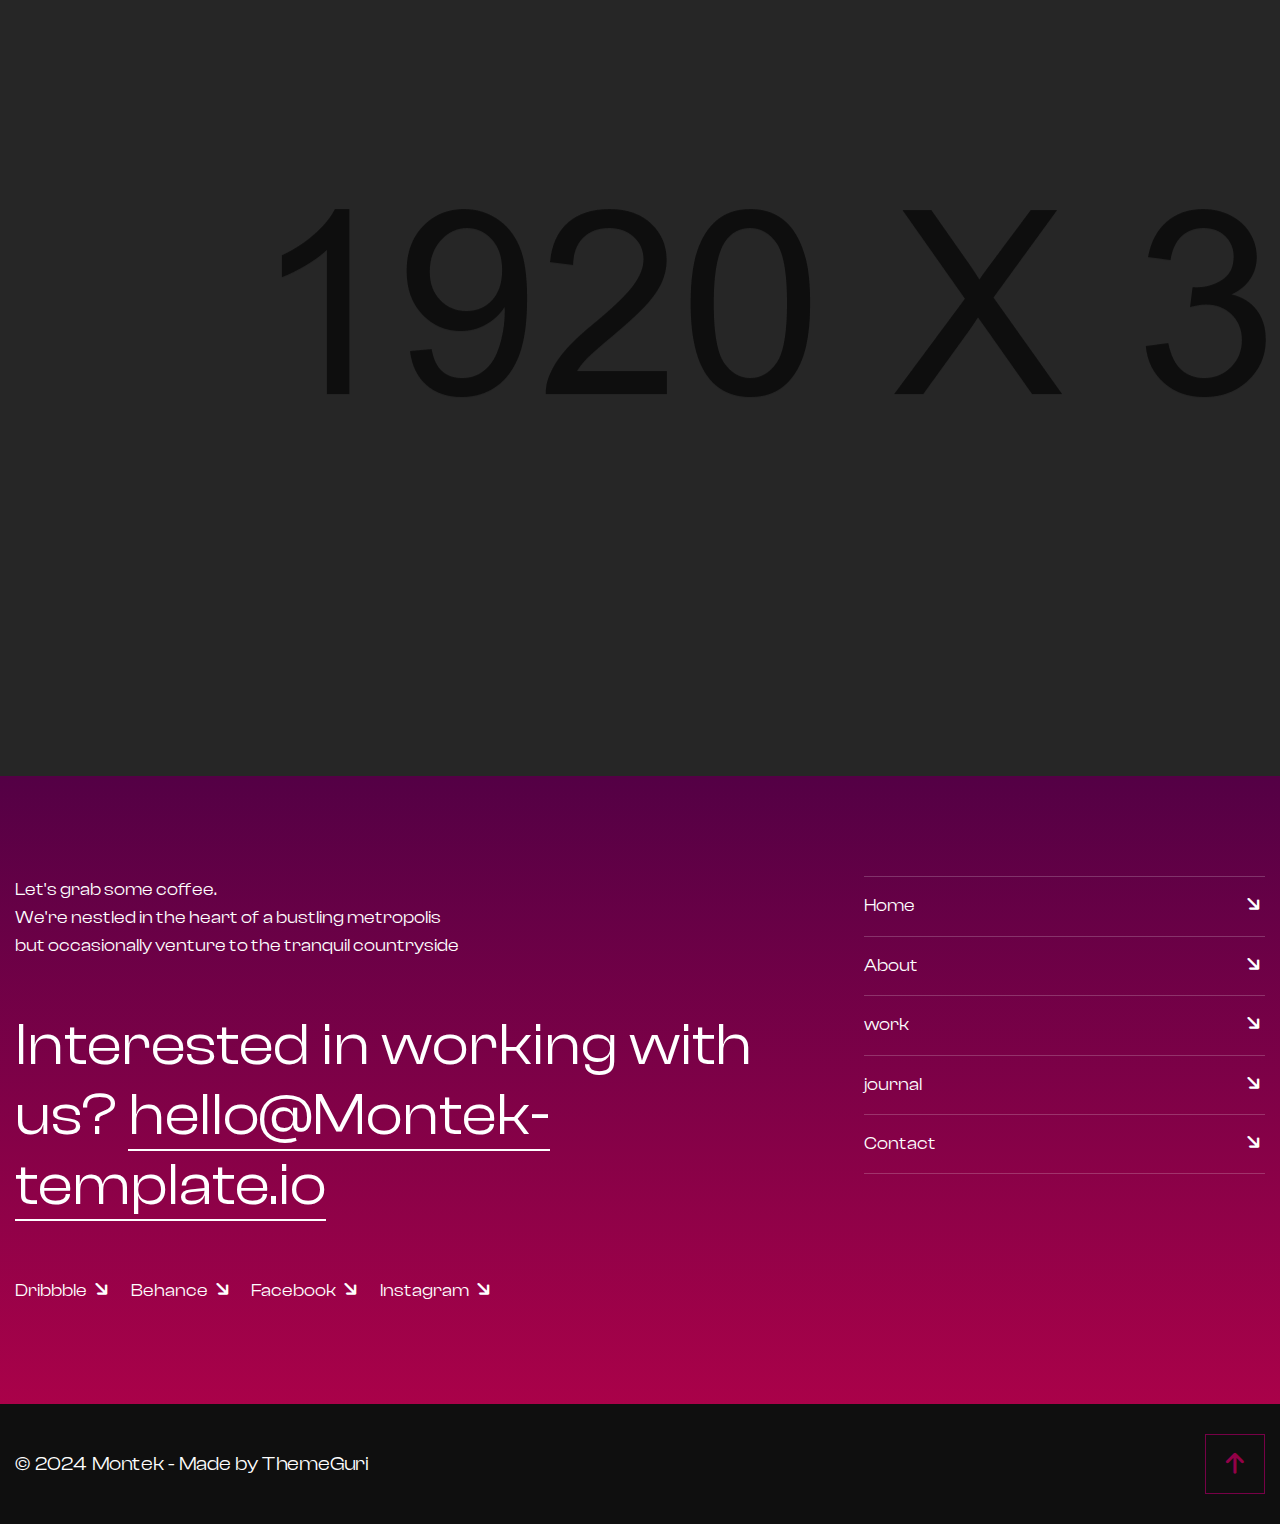
<file: work.html>
<!DOCTYPE html>
<html>
<head>
<meta charset="utf-8">
<title>Montek Creative Agency Business HTML-5 Template | Work</title>
<!-- Stylesheets -->
<link href="assets/css/bootstrap.css" rel="stylesheet">
<link href="assets/css/style.css" rel="stylesheet">
<link href="assets/css/responsive.css" rel="stylesheet">

<link href="https://fonts.googleapis.com/css2?family=Lora:ital,wght@0,400;0,500;0,600;0,700;1,600;1,700&display=swap" rel="stylesheet">
<link href="https://fonts.googleapis.com/css2?family=Inter:wght@300;400;500;600;700;800;900&display=swap" rel="stylesheet">

<link rel="shortcut icon" href="assets/images/favicon.png" type="image/x-icon">
<link rel="icon" href="assets/images/favicon.png" type="image/x-icon">

<!-- Responsive -->
<meta http-equiv="X-UA-Compatible" content="IE=edge">
<meta name="viewport" content="width=device-width, initial-scale=1.0, maximum-scale=1.0, user-scalable=0">

</head>

<body>

<div class="page-wrapper image-layer" style="background-image:url(assets/images/background/4.jpg)">	
	<!-- Main Header -->
	<header class="main-header">
		
		<!-- Header Lower -->
		<div class="header-lower">
			<div class="auto-container">
				<div class="inner-container">
					<div class="d-flex justify-content-between align-items-center flex-wrap">
						
						<div class="logo-box">
							<div class="logo"><a href="index.html"><img src="assets/images/logo.png" alt="" title=""></a></div>
						</div>
						
						<div class="nav-outer d-flex flex-wrap">
							<!-- Main Menu -->
							<nav class="main-menu navbar-expand-md">
								<div class="navbar-header">
									<!-- Toggle Button -->    	
									<button class="navbar-toggler" type="button" data-toggle="collapse" data-target="#navbarSupportedContent" aria-controls="navbarSupportedContent" aria-expanded="false" aria-label="Toggle navigation">
										<span class="icon-bar"></span>
										<span class="icon-bar"></span>
										<span class="icon-bar"></span>
									</button>
								</div>
								
								<div class="navbar-collapse collapse clearfix" id="navbarSupportedContent">
									<ul class="navigation clearfix">
										<li><a href="index.html">Home</a></li>
										<li><a href="about.html">About</a></li>
										<li class="dropdown"><a href="#">journal</a>
											<ul>
												<li><a href="journal.html">journal</a></li>
												<li><a href="single-work.html">journal detail</a></li>
											</ul>
										</li>
										<li class="dropdown"><a href="#">work</a>
											<ul>
												<li><a href="work.html">work</a></li>
												<li><a href="single-work.html">work detail</a></li>
											</ul>
										</li>
										<li><a href="contact.html">Contact</a></li>
									</ul>
								</div>
							</nav>
						</div>

						<!-- Mobile Navigation Toggler -->
						<div class="mobile-nav-toggler">
							<svg xmlns="http://www.w3.org/2000/svg" class="icon icon-tabler icon-tabler-menu-2" width="24" height="24" viewBox="0 0 24 24" stroke-width="1.5" stroke="currentColor" fill="none" stroke-linecap="round" stroke-linejoin="round"><path stroke="none" d="M0 0h24v24H0z" fill="none"/><path d="M4 6l16 0" /><path d="M4 12l16 0" /><path d="M4 18l16 0" /></svg>
						</div>
						
					</div>
				</div>
			</div>
		</div>
		<!--End Header Lower-->
		
		<!-- Mobile Menu  -->
		<div class="mobile-menu">
			<div class="menu-backdrop"></div>
			<div class="close-btn"><span class="icon fa-solid fa-xmark fa-fw"></span></div>
			
			<nav class="menu-box">
				<div class="nav-logo"><a href="index.html"><img src="assets/images/mobile-logo.png" alt="" title=""></a></div>
				<div class="menu-outer"><!--Here Menu Will Come Automatically Via Javascript / Same Menu as in Header--></div>
			</nav>
		</div>
		<!-- End Mobile Menu -->
	
	</header>
	<!-- End Main Header -->
	
	<!-- Page Title -->
	<section class="page-title">
		<div class="auto-container">
			<h1 class="page-title_heading">Work</h1>
			<div class="page-title_text">Crafting Dreams, Forging Reality</div>
		</div>
	</section>
	<!-- End Page Title -->

	<!-- Work One -->
	<section class="work-one">
		<div class="auto-container">
			<div class="row clearfix">
				
				<!-- Gallery Block One -->
				<div class="gallery-block_one col-lg-4 col-md-6 col-sm-12">
					<div class="gallery-block_one-inner wow fadeInLeft" data-wow-delay="0ms" data-wow-duration="1500ms">
						<div class="gallery-block_one-content">
							<div class="gallery-block_one-image">
								<a href="single-work.html"><img src="assets/images/gallery/1.jpg" alt="" /></a>
							</div>
							<div class="gallery-block_one-title">branding</div>
							<h4 class="gallery-block_one-heading"><a href="single-work.html">Glossy</a></h4>
						</div>
						<div class="service-block_one-more">
							<a class="view-more" href="single-work.html">View Project <i class="fa-solid fa-arrow-right fa-fw"></i></a>
						</div>
					</div>
				</div>
				
				<!-- Gallery Block One -->
				<div class="gallery-block_one col-lg-4 col-md-6 col-sm-12">
					<div class="gallery-block_one-inner wow fadeInUp" data-wow-delay="0ms" data-wow-duration="1500ms">
						<div class="gallery-block_one-content">
							<div class="gallery-block_one-image">
								<a href="single-work.html"><img src="assets/images/gallery/2.jpg" alt="" /></a>
							</div>
							<div class="gallery-block_one-title">branding</div>
							<h4 class="gallery-block_one-heading"><a href="single-work.html">Boxkit</a></h4>
						</div>
						<div class="service-block_one-more">
							<a class="view-more" href="single-work.html">View Project <i class="fa-solid fa-arrow-right fa-fw"></i></a>
						</div>
					</div>
				</div>
				
				<!-- Gallery Block One -->
				<div class="gallery-block_one col-lg-4 col-md-6 col-sm-12">
					<div class="gallery-block_one-inner wow fadeInRight" data-wow-delay="0ms" data-wow-duration="1500ms">
						<div class="gallery-block_one-content">
							<div class="gallery-block_one-image">
								<a href="single-work.html"><img src="assets/images/gallery/3.jpg" alt="" /></a>
							</div>
							<div class="gallery-block_one-title">branding</div>
							<h4 class="gallery-block_one-heading"><a href="single-work.html">Landscape</a></h4>
						</div>
						<div class="service-block_one-more">
							<a class="view-more" href="single-work.html">View Project <i class="fa-solid fa-arrow-right fa-fw"></i></a>
						</div>
					</div>
				</div>
				
				<!-- Gallery Block One -->
				<div class="gallery-block_one col-lg-4 col-md-6 col-sm-12">
					<div class="gallery-block_one-inner wow fadeInLeft" data-wow-delay="0ms" data-wow-duration="1500ms">
						<div class="gallery-block_one-content">
							<div class="gallery-block_one-image">
								<a href="single-work.html"><img src="assets/images/gallery/4.jpg" alt="" /></a>
							</div>
							<div class="gallery-block_one-title">branding</div>
							<h4 class="gallery-block_one-heading"><a href="single-work.html">Brando</a></h4>
						</div>
						<div class="service-block_one-more">
							<a class="view-more" href="single-work.html">View Project <i class="fa-solid fa-arrow-right fa-fw"></i></a>
						</div>
					</div>
				</div>
				
				<!-- Gallery Block One -->
				<div class="gallery-block_one col-lg-4 col-md-6 col-sm-12">
					<div class="gallery-block_one-inner wow fadeInUp" data-wow-delay="0ms" data-wow-duration="1500ms">
						<div class="gallery-block_one-content">
							<div class="gallery-block_one-image">
								<a href="single-work.html"><img src="assets/images/gallery/5.jpg" alt="" /></a>
							</div>
							<div class="gallery-block_one-title">branding</div>
							<h4 class="gallery-block_one-heading"><a href="single-work.html">Tabzen</a></h4>
						</div>
						<div class="service-block_one-more">
							<a class="view-more" href="single-work.html">View Project <i class="fa-solid fa-arrow-right fa-fw"></i></a>
						</div>
					</div>
				</div>
				
				<!-- Gallery Block One -->
				<div class="gallery-block_one col-lg-4 col-md-6 col-sm-12">
					<div class="gallery-block_one-inner wow fadeInRight" data-wow-delay="0ms" data-wow-duration="1500ms">
						<div class="gallery-block_one-content">
							<div class="gallery-block_one-image">
								<a href="single-work.html"><img src="assets/images/gallery/6.jpg" alt="" /></a>
							</div>
							<div class="gallery-block_one-title">branding</div>
							<h4 class="gallery-block_one-heading"><a href="single-work.html">Minio</a></h4>
						</div>
						<div class="service-block_one-more">
							<a class="view-more" href="single-work.html">View Project <i class="fa-solid fa-arrow-right fa-fw"></i></a>
						</div>
					</div>
				</div>
				
				<!-- Gallery Block One -->
				<div class="gallery-block_one col-lg-4 col-md-6 col-sm-12">
					<div class="gallery-block_one-inner wow fadeInLeft" data-wow-delay="0ms" data-wow-duration="1500ms">
						<div class="gallery-block_one-content">
							<div class="gallery-block_one-image">
								<a href="single-work.html"><img src="assets/images/gallery/7.jpg" alt="" /></a>
							</div>
							<div class="gallery-block_one-title">branding</div>
							<h4 class="gallery-block_one-heading"><a href="single-work.html">Glossy</a></h4>
						</div>
						<div class="service-block_one-more">
							<a class="view-more" href="single-work.html">View Project <i class="fa-solid fa-arrow-right fa-fw"></i></a>
						</div>
					</div>
				</div>
				
				<!-- Gallery Block One -->
				<div class="gallery-block_one col-lg-4 col-md-6 col-sm-12">
					<div class="gallery-block_one-inner wow fadeInUp" data-wow-delay="0ms" data-wow-duration="1500ms">
						<div class="gallery-block_one-content">
							<div class="gallery-block_one-image">
								<a href="single-work.html"><img src="assets/images/gallery/8.jpg" alt="" /></a>
							</div>
							<div class="gallery-block_one-title">branding</div>
							<h4 class="gallery-block_one-heading"><a href="single-work.html">Boxkit</a></h4>
						</div>
						<div class="service-block_one-more">
							<a class="view-more" href="single-work.html">View Project <i class="fa-solid fa-arrow-right fa-fw"></i></a>
						</div>
					</div>
				</div>
				
				<!-- Gallery Block One -->
				<div class="gallery-block_one col-lg-4 col-md-6 col-sm-12">
					<div class="gallery-block_one-inner wow fadeInRight" data-wow-delay="0ms" data-wow-duration="1500ms">
						<div class="gallery-block_one-content">
							<div class="gallery-block_one-image">
								<a href="single-work.html"><img src="assets/images/gallery/9.jpg" alt="" /></a>
							</div>
							<div class="gallery-block_one-title">branding</div>
							<h4 class="gallery-block_one-heading"><a href="single-work.html">Landscape</a></h4>
						</div>
						<div class="service-block_one-more">
							<a class="view-more" href="single-work.html">View Project <i class="fa-solid fa-arrow-right fa-fw"></i></a>
						</div>
					</div>
				</div>
				
				<!-- Gallery Block One -->
				<div class="gallery-block_one col-lg-4 col-md-6 col-sm-12">
					<div class="gallery-block_one-inner wow fadeInLeft" data-wow-delay="0ms" data-wow-duration="1500ms">
						<div class="gallery-block_one-content">
							<div class="gallery-block_one-image">
								<a href="single-work.html"><img src="assets/images/gallery/10.jpg" alt="" /></a>
							</div>
							<div class="gallery-block_one-title">branding</div>
							<h4 class="gallery-block_one-heading"><a href="single-work.html">Brando</a></h4>
						</div>
						<div class="service-block_one-more">
							<a class="view-more" href="single-work.html">View Project <i class="fa-solid fa-arrow-right fa-fw"></i></a>
						</div>
					</div>
				</div>
				
				<!-- Gallery Block One -->
				<div class="gallery-block_one col-lg-4 col-md-6 col-sm-12">
					<div class="gallery-block_one-inner wow fadeInUp" data-wow-delay="0ms" data-wow-duration="1500ms">
						<div class="gallery-block_one-content">
							<div class="gallery-block_one-image">
								<a href="single-work.html"><img src="assets/images/gallery/11.jpg" alt="" /></a>
							</div>
							<div class="gallery-block_one-title">branding</div>
							<h4 class="gallery-block_one-heading"><a href="single-work.html">Tabzen</a></h4>
						</div>
						<div class="service-block_one-more">
							<a class="view-more" href="single-work.html">View Project <i class="fa-solid fa-arrow-right fa-fw"></i></a>
						</div>
					</div>
				</div>
				
				<!-- Gallery Block One -->
				<div class="gallery-block_one col-lg-4 col-md-6 col-sm-12">
					<div class="gallery-block_one-inner wow fadeInRight" data-wow-delay="0ms" data-wow-duration="1500ms">
						<div class="gallery-block_one-content">
							<div class="gallery-block_one-image">
								<a href="single-work.html"><img src="assets/images/gallery/12.jpg" alt="" /></a>
							</div>
							<div class="gallery-block_one-title">branding</div>
							<h4 class="gallery-block_one-heading"><a href="single-work.html">Minio</a></h4>
						</div>
						<div class="service-block_one-more">
							<a class="view-more" href="single-work.html">View Project <i class="fa-solid fa-arrow-right fa-fw"></i></a>
						</div>
					</div>
				</div>
				
			</div>
			

			
		</div>
	</section>
	<!-- End Team One -->
	
	<!-- Main Footer -->
	<footer class="main-footer">
		<div class="auto-container">
			<!-- Widgets Section -->
			<div class="widgets-section">
				<div class="row clearfix">
					
					<!-- Footer Column -->
					<div class="footer-column col-lg-8 col-md-12 col-sm-12">
						<div class="footer-text">Let's grab some coffee. <br> We're nestled in the heart of a bustling metropolis <br> but occasionally venture to the tranquil countryside</div>
						<h2>Interested in working with us? <a href="mailto:hello@Montek-template.io">hello@Montek-template.io</a></h2>
						<ul class="footer_socials">
							<li><a href="https://www.dribbble.com">Dribbble <i class="fa-solid fa-arrow-right fa-fw"></i></a></li>
							<li><a href="https://www.behance.net">Behance <i class="fa-solid fa-arrow-right fa-fw"></i></a></li>
							<li><a href="https://www.facebook.com">Facebook <i class="fa-solid fa-arrow-right fa-fw"></i></a></li>
							<li><a href="https://www.instagram.com">Instagram <i class="fa-solid fa-arrow-right fa-fw"></i></a></li>
						</ul>
					</div>
					
					<!-- Footer Column -->
					<div class="footer-column col-lg-4 col-md-12 col-sm-12">
						<ul class="footer_navs">
							<li><a href="index.html">Home <i class="fa-solid fa-arrow-right fa-fw"></i></a></li>
							<li><a href="about.html">About <i class="fa-solid fa-arrow-right fa-fw"></i></a></li>
							<li><a href="work.html">work <i class="fa-solid fa-arrow-right fa-fw"></i></a></li>
							<li><a href="journal.html">journal <i class="fa-solid fa-arrow-right fa-fw"></i></a></li>
							<li><a href="contact.html">Contact <i class="fa-solid fa-arrow-right fa-fw"></i></a></li>
						</ul>
					</div>
					
				</div>
			</div>
		</div>
		<div class="footer-bottom">
			<div class="auto-container">
				<div class="d-flex justify-content-between align-items-center flex-wrap">
					<div class="footer_copyright">&copy; 2024 Montek  -  Made by ThemeGuri</div>
			<a class="backtop down-box scroll-to-target" data-target=".page-wrapper">
<i class="fa-solid fa-arrow-up"></i>
			</a>
				</div>
			</div>
		</div>
	</footer>
	<!-- End Main Footer -->
	
</div>
<!-- End PageWrapper -->
<script src="assets/js/jquery.js"></script>
<script src="assets/js/popper.min.js"></script>
<script src="assets/js/bootstrap.min.js"></script>
<script src="assets/js/appear.js"></script>
<script src="assets/js/wow.js"></script>
<script src="assets/js/swiper.min.js"></script>
<script src="assets/js/odometer.js"></script>
<script src="assets/js/gsap.min.js"></script>
<script src="assets/js/SplitText.min.js"></script>
<script src="assets/js/ScrollTrigger.min.js"></script>
<script src="assets/js/ScrollToPlugin.min.js"></script>
<script src="assets/js/ScrollSmoother.min.js"></script>
<script src="assets/js/script.js"></script>
<!--[if lt IE 9]><script src="https://cdnjs.cloudflare.com/ajax/libs/html5shiv/3.7.3/html5shiv.js"></script><![endif]-->
<!--[if lt IE 9]><script src="js/respond.js"></script><![endif]-->

</body>
</html>
</file>
<file: assets/css/responsive.css>
/* Contra Creative Agency Business HTML-5 Template */

@media only screen and (max-width: 1400px){

	.journel-two .journel-block_one{
		width:25%;
	}

}

@media only screen and (max-width: 1300px){

	.main-header .main-menu .navigation > li > a{
		font-size: 16px;
	}
	
	.single-work_image,
	.journel-detail_image{
		padding-right:0px;
	}

}

@media only screen and (max-width: 1240px){

	.banner-one_text-two{
		font-size:20px;
		line-height:30px;
		padding-right:50px;
	}
	
	.banner-one_text{
		font-size:20px;
		line-height:30px;
		padding-right:50px;
	}
	
	.journel-one .journel-block_one {
		width: 25%;
	}
	
	.counter-block_one-inner{
		padding:30px 30px;
	}
	
	.stats-one_contact-inner{
		padding:22px 15px;
	}
	
	.stats-one_contact-content .text{
		font-size:18px;
	}
	
	.counter-block_one-counter{
		font-size:60px;
	}
	
}

@media only screen and (max-width: 1140px){
	
	h1 {
		line-height: 120px;
		font-size: 120px;
	}
	
	.journel-one .journel-block_one {
		width: 33.333%;
	}
	
	.stats-one_contact-content .text {
		font-size: 16px;
	}
	
	.journel-two .journel-block_one{
		width:33.333%;
	}

}
	
@media only screen and (max-width: 1023px){
	
	.main-header .main-box .logo-box {
		position:relative;
		left:0px;
		top:0px;
		right:0px;
		bottom:0px;
		margin:0px;
		text-align:left;
	}
	
	.main-header .outer-box{
		position: static;
		display:block;
	}

	.main-header{
		position:relative;
		background-color: var(--color-two);
	}
	
	.main-header .mobile-nav-toggler{
		display:block;
		margin-left: 20px;
	}
	
	.main-header .sticky-header .mobile-nav-toggler{
		display:block;
	}
	
	.main-header .nav-outer,
	.main-header .sticky-header .main-menu{
		display:none;
	}
	
	.main-header #navbarSupportedContent{
		display:block;
	}
	
	.main-header .mCSB_inside > .mCSB_container{
		margin-right:0px;
	}

	.main-header .outer-box{
		margin-left: 0px;
	}
	
	.main-header .main-menu{
		display: none;
	}

}

@media only screen and (max-width: 991px){

	.banner-one{
		padding-top:100px;
	}
	
	h3 {
		line-height: 36px;
		font-size: 26px;
	}
	
	.service-block_one-inner {
		padding: 20px 30px;
	}
	
	.journel-one .journel-block_one {
		width: 50%;
	}
	
	.awards-block_one-title{
		font-size:26px;
	}
	
	.main-footer h2{
		font-size:40px;
		line-height:50px;
	}

	.page-title{
		padding-top:100px;
	}
	
	.team-block_one-image{
		position:relative;
		right:0px;
		margin-top:20px;
	}
	
	.team-block_one-inner{
		padding-bottom:0px;
		text-align:center;
		padding-left:0px;
	}
	
	.team-block_one-socials{
		margin-top:30px;
	}
	
	.team-block_one-inner::before{
		top:0px;
	}
	
	.journel-two .journel-block_one{
		width:50%;
	}
	
	.single-work .column:nth-child(2),
	.journel-detail .column:nth-child(2){
		order:1;
	}
	
	.single-work .column:nth-child(1),
	.journel-detail .column:nth-child(1){
		order:2;
	}
	
	.single-work,
	.journel-detail{
		padding-top:100px;
	}

}

@media only screen and (max-width: 820px){

	.banner-one .down-box{
		display:none;
	}
	
}

@media only screen and (max-width: 767px){
	
	.main-header .sticky-header .outer-box{
		display:block;
		right: 0px;
		left: auto;
		top:0px;
	}

	.main-header .main-menu{
		width:100%;
		display:none;
	}
	
	.main-header .main-menu .navbar-collapse > .navigation li.dropdown:after,
	.main-header .main-menu .navigation > li > ul:before{
		display:none !important;	
	}
	
	.main-header .main-box .logo-box{
		float:none;
		text-align:center;
		padding-bottom:10px;
	}

	.main-header .header-lower .outer-box{
		position:relative;
		z-index:12;
		display:block;
	}
	
	.main-header .main-menu .navbar-header .navbar-toggler{
		display: inline-block;
		z-index: 12;
		width: 50px;
		height: 40px;
		float: none;
		padding: 0px;
		text-align: center;
		border-radius: 0px;
		background: none;
		border: 1px solid #ffffff;
	}
	
	.main-header .main-menu .navbar-header .navbar-toggler .icon-bar{
		position: relative;
		background: #ffffff;
		height: 2px;
		width: 26px;
		display: block;
		margin:0 auto;
		margin:5px 11px;
	}
	
	.main-header .nav-outer .mobile-nav-toggler{
		display: block;
	}
	
	.main-header #navbarSupportedContent{
		display:block;
	}
	
	.main-header .mCSB_inside > .mCSB_container{
		margin-right:0px;
	}
	
	h1 {
		line-height: 80px;
		font-size: 80px;
	}
	
	.banner-one_text{
		padding-right:0px;
		margin-bottom:30px;
	}
	
	.counter-block_one-counter {
		font-size: 40px;
	}
	
	.stats-one_contact-inner {
		padding: 10px 10px;
	}
	
	.stats-one_contact-content{
		padding:20px 20px;
	}
	
	.awards-block_one-arrow,
	.stats-one_contact-icon{
		display:none;
	}
	
	.footer-bottom{
		padding:15px 0px;
	}
	
	.go-top_top,
	.footer_copyright{
		font-size:16px;
	}
	
	.page-title_heading{
		font-size:70px;
		line-height:80px;
	}
	
	.team-one .title-box h2{
		font-size:26px;
		line-height:36px;
	}
	
	.stats-one.style-two{
		padding-top:60px;
	}
	
	.journel-detail_title{
		font-size:40px;
		line-height:50px;
	}
	
	.journel-detail p{
		font-size:16px;
		line-height:26px;
	}
	
}

@media only screen and (max-width: 599px){

	.banner-one_text-two,
	.banner-one_text{
		padding-right: 0px;
	}

	.banner-one_text-two br,
	.banner-one_text br{
		display:none;
	}
	
	.journel-one .journel-block_one {
		width: 100%;
	}
	
	.stats-one .stats-one_contact-column,
	.stats-one .counter-block_one{
		width:100%;
	}
	
	.counter-block_one-inner{
		border-right:0px;
	}
	
	.awards-block_one-content{
		padding:0px 0px;
	}
	
	.awards-block_one-number{
		position:relative;
		margin-bottom:20px;
	}
	
	.go-top_top{
		margin-top:15px;
	}
	
	.journel-two .journel-block_one{
		width:100%;
	}
	
	.contact-one_heading{
		font-size:30px;
		line-height:40px;
	}
	
	

}

@media only screen and (max-width: 479px) {
	
	h1 {
		line-height: 40px;
		font-size: 40px;
	}
	
	.single-work_title,
	h2 {
		line-height: 38px;
		font-size: 28px;
	}
	
	.service-block_one-heading a br{
		display:none;
	}
	
	.gallery-block_one-content {
		padding: 15px 15px;
	}
	
	.service-block_one-inner {
		padding: 20px 20px;
	}
	
	.single-work_list li span,
	.single-work p,
	.banner-one_text-two,
	.banner-one_text {
		font-size: 16px;
		line-height: 26px;
	}
	
	.testimonial-block_one-content {
		padding: 15px 15px;
	}
	
	.contact-one_heading{
		font-size:20px;
		line-height:30px;
	}
	
	.counter-block_one-text{
		font-size:16px;
	}
	
	.main-footer h2 {
		font-size: 26px;
		line-height: 36px;
	}

	.page-title_heading {
		font-size: 50px;
		line-height: 60px;
	}
	
	.team-one .title-box h2 {
		font-size: 20px;
		line-height: 30px;
	}

	.journel-detail_title{
		font-size:24px;
		line-height:34px;
	}
	
	.contact-one_list li{
		font-size:18px;
		line-height:28px;
	}

}
</file>
<file: assets/css/style.css>
/* Montek Creative Agency Business HTML-5 Template */

/************ TABLE OF CONTENTS ***************
1. Fonts
2. Reset
3. Global
4. Main Header
5. Banner One
6. Services One
7. Gallery One
8. journal One
9. Testimonial One
10. Counter One
11. Awards One
12. Main Footer
13. Page Title
14. Team One
15. journal Detail
16. Work One
17. Work Detail
18. Contact Info
19. Contact Form

====================================================================
	Attachment Css Files
====================================================================

***/

@import url('global.css');
@import url('header.css');
@import url('footer.css');
@import url('animate.css');
@import url('swiper.min.css');
@import url('font-awesome.css');
@import url('custom-animate.css');
@import url('odometer-theme-default.css');

/*** 

====================================================================
	Banner One
====================================================================

***/

.banner-one{
	position:relative;
	padding:280px 0px 80px;
	background-size:cover;
}

.banner-one:before{
	position:absolute;
	content:'';
	left:0px;
	top:0px;
	right:0px;
	bottom:0px;
	opacity:0.90;
	background-color:var(--color-four);
}

.banner-one_content{
	position:relative;
	z-index: 2;
}

.banner-one_content-inner{
	position:relative;
}

.banner-one_heading{
	font-weight:700;
	text-align:center;
	margin-bottom:80px;
	color: var(--white-color);
	text-transform:uppercase;
}

.banner-one_text{
	position: relative;
	font-size: 30px;
	line-height: 40px;
	padding-top:20px;
	padding-right:180px;
	color: var(--white-color);
	border-top:1px solid #540045;
}

.banner-one_text-two{
	position: relative;
	font-size: 30px;
	line-height: 40px;
	padding-bottom:20px;
	padding-right:180px;
	color: var(--white-color);
	border-bottom:1px solid var(--white-color);
}

.banner-one .down-box{
	position:absolute;
	left:47%;
	bottom:65px;
	z-index:10;
	width:125px;
	height:125px;
	cursor:pointer;
	-webkit-animation: icon-bounce 0.8s ease-out infinite;
    animation: icon-bounce 0.8s ease-out infinite;
}

/*** 

====================================================================
	Services One
====================================================================

***/

.services-one{
	position:relative;
	padding:100px 0px 70px;
	background: var(--main-color);
	background: linear-gradient(to top, var(--main-color) 0%, var(--color-two) 100%);
}

.service-block_one{
	position:relative;
	margin-bottom:30px;
}

.service-block_one-inner{
	position:relative;
	padding:35px 40px;
	border: 1px solid rgba(var(--white-color-rgb), 0.20);
}

.service-block_one-inner:before{
	position:absolute;
	content:'';
	left:-1px;
	top:-1px;
	right:-1px;
	bottom:-1px;
	opacity:0;
	transform:scale(1,0.2);
	-webkit-transition:all 500ms ease;
	-moz-transition:all 500ms ease;
	-ms-transition:all 500ms ease;
	-o-transition:all 500ms ease;
	transition:all 500ms ease;
	background-color:var(--color-three);
}

.service-block_one-inner:hover::before{
	opacity:1;
	transform:scale(1,1);
}

.service-block_one-heading{
	position:relative;
	font-weight:400;
	color: #fff;
}

.service-block_one-heading a{
	position:relative;
	color:var(--white-color);
}

.service-block_one-icon{
	position:relative;
}

/*** 

====================================================================
	Gallery One
====================================================================

***/

.gallery-one{
	position:relative;
	padding:100px 0px 70px;
	background-color: var(--color-four);
}

.gallery-block_one{
	position:relative;
	margin-bottom:30px;
}

.gallery-block_one-inner{
	position:relative;
}

.gallery-block_one-content{
	position:relative;
	padding:25px 25px;
	border: 1px solid rgba(var(--white-color-rgb), 0.20);
}

.gallery-block_one-content:before{
	position:absolute;
	content:'';
	left:-1px;
	top:-1px;
	right:-1px;
	bottom:-1px;
	opacity:0;
	transform:scale(0.2,1);
	-webkit-transition:all 500ms ease;
	-moz-transition:all 500ms ease;
	-ms-transition:all 500ms ease;
	-o-transition:all 500ms ease;
	transition:all 500ms ease;
	background: var(--main-color);
    background: linear-gradient(to top, var(--main-color) 0%, var(--color-two) 100%);
}

.gallery-block_one-inner:hover .gallery-block_one-content:before{
	opacity:1;
	transform:scale(1,1);
}

.gallery-block_one-image{
	position:relative;
	overflow:hidden;
	margin-bottom:25px;
}

.gallery-block_one-inner:hover .gallery-block_one-image:before{
	-webkit-animation: shine 1s;
	animation: shine 1s;
}

.gallery-block_one-image:before{
	position: absolute;
	top: 0;
	left: -85%;
	z-index: 99;
	display: block;
	content: '';
	width: 50%;
	height: 100%;
	background: -o-linear-gradient(left, rgba(255, 255, 255, 0) 0%, rgba(255, 255, 255, .7) 100%);
	background: -webkit-gradient(linear, left top, right top, from(rgba(255, 255, 255, 0)), to(rgba(255, 255, 255, .7)));
	background: linear-gradient(to right, rgba(255, 255, 255, 0) 0%, rgba(255, 255, 255, .7) 100%);
	-webkit-transform: skewX(-25deg);
	-ms-transform: skewX(-25deg);
	transform: skewX(-25deg);
}

.gallery-block_one-image img{
	position:relative;
	width:100%;
	display:block;
}

.gallery-block_one-title{
	position:relative;
	font-size:20px;
	text-transform:capitalize;
	color:rgba(var(--white-color-rgb), 0.80);
}

.gallery-block_one-heading{
	position:relative;
	font-weight: 700;
	margin-top:10px;
	letter-spacing: 2px;
	text-transform:uppercase;
}

.gallery-block_one-heading a{
	position:relative;
	color:rgba(var(--white-color-rgb), 1);
}

.gallery-block_one-heading a:hover{
	color: rgb(255 255 255);
}

.service-block_one-more{
	position:relative;
	margin-left:25px;
}

.service-block_one-more .view-more{
	position:relative;
	font-size:16px;
	line-height:1em;
	display:inline-block;
	padding:9px 45px 9px 10px;
	color:var(--color-four);
	text-transform:uppercase;
	background-color:var(--white-color);
}

.service-block_one-more .view-more i{
	position:absolute;
	right:1px;
	top:1px;
	bottom:1px;
	width:35px;
	font-size:18px;
	line-height:33px;
	color:var(--white-color);
	background-color:var(--color-four);
}

/*** 

====================================================================
	journal One
====================================================================

***/

.journal-one{
	position:relative;
	padding:100px 0px 70px;
	background-attachment:fixed;
	background-size:cover;
}

.journal-one:before{
	position:absolute;
	content:'';
	left:0px;
	top:0px;
	right:0px;
	bottom:0px;
	opacity:0.70;
	background-color:var(--color-four);
}

.journal-one .journal-block_one{
	width:20%;
	float:left;
	padding:0px 15px;
}

.journal-block_one{
	position:relative;
	margin-bottom:30px;
}

.journal-block_one-inner{
	position:relative;
	padding:25px 25px;
	background-color:rgba(var(--black-color-rgb), 0.50);
}

.journal-block_one-inner:before{
	position:absolute;
	content:'';
	left:-1px;
	top:-1px;
	right:-1px;
	bottom:-1px;
	opacity:0;
	transform:scale(0.2,1);
	-webkit-transition:all 500ms ease;
	-moz-transition:all 500ms ease;
	-ms-transition:all 500ms ease;
	-o-transition:all 500ms ease;
	transition:all 500ms ease;
	background: var(--main-color);
    background: linear-gradient(to top, var(--main-color) 0%, var(--color-two) 100%);
}

.journal-block_one-inner:hover::before{
	opacity:1;
	transform:scale(1,1);
}

.journal-block_one-title{
	position:relative;
	font-size:14px;
	padding:5px 15px;
	text-transform:capitalize;
	color:var(--white-color);
	display:inline-block;
	-webkit-transition:all 500ms ease;
	-moz-transition:all 500ms ease;
	-ms-transition:all 500ms ease;
	-o-transition:all 500ms ease;
	transition:all 500ms ease;
	border: 1px solid rgba(var(--white-color-rgb), 0.50);
}

.journal-block_one-inner:hover .journal-block_one-title{
	color:var(--white-color);
	border-color:var(--color-four);
	background-color:var(--color-four);
}

.journal-block_one-heading{
	position:relative;
	font-weight:400;
	margin-top:18px;
	max-width:220px;
	margin-bottom:110px;
}

.journal-block_one-heading a{
	position:relative;
	color:var(--white-color);
}

.journal-block_one-arrow{
	position:absolute;
	right:10px;
	bottom:15px;
	line-height:1em;
	font-size:30px;
	display:inline-block;
	color:var(--white-color);
	transform:rotate(45deg);
}

.journal-block_one-arrow:hover{
	color:var(--color-four);
}

/*** 

====================================================================
	Testimonial One
====================================================================

***/

.testimonial-one{
	position:relative;
	padding:100px 0px 70px;
	background-color:var(--color-four);
}

.testimonial-one.style-two{
	padding-top:0px;
	background:none;
}

.testimonial-block_one{
	position:relative;
	margin-bottom:30px;
}

.testimonial-block_one-inner{
	position:relative;
}

.testimonial-block_one-content{
	position:relative;
	padding:25px 25px;
	-webkit-transition:all 500ms ease;
	-moz-transition:all 500ms ease;
	-ms-transition:all 500ms ease;
	-o-transition:all 500ms ease;
	transition:all 500ms ease;
	border: 1px solid rgba(var(--white-color-rgb), 0.10);
}

.testimonial-block_one-content:before{
	position:absolute;
	content:'';
	left:0px;
	top:0px;
	right:0px;
	bottom:0px;
	opacity:0;
	background-color:var(--white-color);
	
	-webkit-transition: all 900ms ease;
    -ms-transition: all 900ms ease;
    -o-transition: all 900ms ease;
    transition: all 900ms ease;
    -webkit-transform: perspective(400px) rotateX(-90deg);
    -moz-transform: perspective(400px) rotateX(-90deg);
    -ms-transform: perspective(400px) rotateX(-90deg);
    -o-transform: perspective(400px) rotateX(-90deg);
    transform: perspective(400px) rotateX(-90deg);
    -webkit-transform-origin: top;
    -moz-transform-origin: top;
    -ms-transform-origin: top;
    -o-transform-origin: top;
    transform-origin: top;
    -ms-transition: all 0.5s;
    -moz-transition: all 0.5s;
    -webkit-transition: all 0.5s;
    -o-transition: all 0.5s;
    transition: all 0.5s;
}

.testimonial-block_one-inner:hover .testimonial-block_one-content:before{
	opacity:1;
	-webkit-transform: perspective(400px) rotateX(0deg);
    -moz-transform: perspective(400px) rotateX(0deg);
    -ms-transform: perspective(400px) rotateX(0deg);
    -o-transform: perspective(400px) rotateX(0deg);
    transform: perspective(400px) rotateX(0deg);
}

.testimonial-block_one-author{
	position:relative;
	width:70px;
	height:70px;
	display:inline-block;
}

.testimonial-block_one-name{
	position:relative;
	font-weight:500;
	margin-top:25px;
	color:var(--white-color);
	-webkit-transition:all 500ms ease;
	-moz-transition:all 500ms ease;
	-ms-transition:all 500ms ease;
	-o-transition:all 500ms ease;
	transition:all 500ms ease;
}

.testimonial-block_one-inner:hover .testimonial-block_one-designation,
.testimonial-block_one-inner:hover .testimonial-block_one-name{
	color:var(--color-four);
}

.testimonial-block_one-designation{
	position:relative;
	font-weight:400;
	font-size:15px;
	margin-top:5px;
	opacity:0.30;
	color:var(--white-color);
	-webkit-transition:all 500ms ease;
	-moz-transition:all 500ms ease;
	-ms-transition:all 500ms ease;
	-o-transition:all 500ms ease;
	transition:all 500ms ease;
}

.testimonial-block_one-number{
	position:relative;
	font-weight:700;
	font-size:40px;
	margin-top:30px;
	opacity:0.10;
	text-align:right;
	color:var(--white-color);
	-webkit-transition:all 500ms ease;
	-moz-transition:all 500ms ease;
	-ms-transition:all 500ms ease;
	-o-transition:all 500ms ease;
	transition:all 500ms ease;
}

.testimonial-block_one-inner:hover .testimonial-block_one-number{
	opacity:1;
	color:var(--color-four);
}

.testimonial-block_one-lower{
	position:relative;
	margin-left:30px;
	margin-top:25px;
	font-size:18px;
	line-height:28px;
	padding-left:70px;
	color:var(--white-color);
}

.testimonial-block_one-lower .quote_icon{
	position:absolute;
	left:0px;
	top:6px;
	line-height:1em;
}

/*** 

====================================================================
	stats One
====================================================================

***/

.stats-one{
	position:relative;
	padding:100px 0px 100px;
	background-attachment:fixed;
	background-size:cover;
}

.stats-one.style-two::before{
	display:none;
}

.stats-one:before{
	position:absolute;
	content:'';
	left:0px;
	top:0px;
	right:0px;
	bottom:0px;
	opacity:0.90;
	background-color:var(--color-four);
}

.stats-one .inner-container{
	position:relative;
	overflow:hidden;
	border: 1px solid rgba(var(--white-color-rgb), 1);
	border-bottom:0px;
}

.stats-one .counter-block_one{
	float:left;
	padding:0px 0px;
}

.counter-block_one{
	position:relative;
}

.counter-block_one-inner{
	position:relative;
	padding:35px 55px;
	border-right: 1px solid rgba(var(--white-color-rgb), 1);
	border-bottom: 1px solid rgba(var(--white-color-rgb), 1);
}

.counter-block_one-inner:before{
	position:absolute;
	content:'';
	right:20px;
	top:20px;
	width:15px;
	height:15px;
	border-radius:50px;
	background: var(--main-color);
    background: linear-gradient(to top, var(--main-color) 0%, var(--color-two) 100%);
}

.counter-block_one-counter{
	position:relative;
	font-size:75px;
	font-weight:500;
	line-height:1em;
	color:var(--white-color);
}

.counter-block_one-text{
	position:relative;
	font-size:20px;
	margin-top:0px;
	color:var(--white-color);
	text-transform:capitalize;
}

.stats-one_contact-column{
	padding:0px 0px;
	float:left;
}

.stats-one .stats-one_contact-column{
	position:relative;
}

.stats-one_contact-inner{
	position:relative;
	padding:35px 35px;
	background: var(--main-color);
    background: linear-gradient(to top, var(--main-color) 0%, var(--color-two) 100%);
}

.stats-one_contact-content{
	position:relative;
	padding:19px 30px 19px 80px;
	background-color:var(--color-four);
}

.stats-one_contact-icon{
	position:absolute;
	left:25px;
	top:40px;
	font-size:34px;
	line-height:1em;
	color:var(--white-color);
}

.stats-one_contact-content h3{
	position:relative;
	font-size:30px;
	font-weight:500;
	color:var(--white-color);
	text-transform:uppercase;
}

.stats-one_contact-content .text{
	position:relative;
	font-size:20px;
	font-weight:400;
	color:var(--white-color);
	text-transform:capitalize;
}

/*** 

====================================================================
	Awards One
====================================================================

***/

.awards-one{
	position:relative;
	padding:100px 0px 100px;
	background-color:var(--color-four);
}

.awards-one.style-two{
	padding-top:0px;
	background:none;
}

.awards-block_one{
	position:relative;
	margin-bottom:10px;
}

.awards-block_one-inner{
	position:relative;
	padding:10px 10px;
	min-height:122px;
	border: 1px solid rgba(var(--white-color-rgb), 0.10);
}

.awards-block_one-inner:before{
	position:absolute;
	content:'';
	left:-1px;
	top:-1px;
	right:-1px;
	bottom:-1px;
	opacity:0;
	transform:scale(1,0.2);
	-webkit-transition:all 500ms ease;
	-moz-transition:all 500ms ease;
	-ms-transition:all 500ms ease;
	-o-transition:all 500ms ease;
	transition:all 500ms ease;
	background: var(--main-color);
    background: linear-gradient(to top, var(--main-color) 0%, var(--color-two) 100%);
}

.awards-block_one-inner:hover::before{
	opacity:1;
	transform:scale(1,1);
}

.awards-block_one-content{
	position:relative;
	padding-top:25px;
	padding-left:125px;
}

.awards-block_one-number{
	position:absolute;
	left:0px;
	top:0px;
	width:100px;
	height:100px;
	font-size:40px;
	line-height:98px;
	text-align:center;
	display:inline-block;
	color:var(--white-color);
	background-color:var(--black-color);
	border: 1px solid rgba(var(--white-color-rgb), 0.10);
}

.awards-block_one-title{
	position:relative;
	font-weight:400;
	color:var(--white-color);
	text-transform:uppercase;
}

.awards-block_one-title span{
	position:relative;
	font-size:17px;
	top:-5px;
	opacity:0;
	margin-left:10px;
	-webkit-transition:all 500ms ease;
	-moz-transition:all 500ms ease;
	-ms-transition:all 500ms ease;
	-o-transition:all 500ms ease;
	transition:all 500ms ease;
}

.awards-block_one-inner:hover .awards-block_one-title span{
	opacity:1;
}

.awards-block_one-arrow{
	position:absolute;
	right:25px;
	top:25px;
	z-index:1;
	font-size:44px;
	line-height:1em;
	color:var(--white-color);
}

.awards-block_one-link{
	position:absolute;
	left:0px;
	top:0px;
	right:0px;
	bottom:0px;
	z-index:10;
	display:block;
}

/*** 

====================================================================
	Page Title
====================================================================

***/

.page-title{
	position:relative;
	text-align:center;
	padding:150px 0px 90px;
}

.page-title_heading{
	position:relative;
	font-size:120px;
	line-height:1em;
	color:var(--white-color);
	text-transform:uppercase;
}

.page-title_text{
	position:relative;
	font-size:18px;
	margin-top:10px;
	color:var(--white-color);
}

/*** 

====================================================================
	Team One
====================================================================

***/

.team-one{
	position:relative;
	padding:0px 0px 0px;
}

.team-one .title-box{
	position:relative;
}

.team-one .title-box h2{
	position:relative;
	font-size:40px;
	font-weight:400;
	line-height:50px;
	max-width:670px;
	margin-bottom:40px;
	color:var(--white-color);
}

.team-block_one{
	position:relative;
	margin-bottom:40px;
}

.team-block_one-inner{
	position:relative;
	padding-left:25px;
	padding-bottom:40px;
}

.team-block_one-inner:before{
	position:absolute;
	content:'';
	left:0px;
	top:45px;
	right:0px;
	bottom:0px;
	border: 1px solid rgba(var(--white-color-rgb), 0.10);
}

.team-block_one-socials{
	position:relative;
	width:172px;
	margin-top:70px;
	display:inline-block;
	padding:10px 9px 4px;
	background-color:var(--black-color);
	border: 1px solid rgba(var(--white-color-rgb), 0.10);
}

.team-block_one-socials a{
	position:relative;
	width:70px;
	height:40px;
	margin:0px 2px 5px;
	line-height:38px;
	text-align:center;
	display:inline-block;
	border: 1px solid rgba(var(--white-color-rgb), 0.10);
}

.team-block_one-socials a img{
	position:relative;
	width:24px;
	top:-1px;
}

.team-block_one-socials a:hover{
	
}

.team-block_one-image{
	position:absolute;
	right:30px;
	bottom:0px;
}

.team-block_one-heading{
	position:relative;
	font-weight:500;
	margin-top:35px;
}

.team-block_one-heading a{
	position:relative;
	color:var(--white-color);
}

.team-block_one-designation{
	position:relative;
	font-size:16px;
	margin-top:0px;
	opacity:0.50;
	color:var(--white-color);
}

/*** 

====================================================================
	Contact One
====================================================================

***/

.contact-one{
	position:relative;
	padding:30px 0px 70px;
}

.contact-one_info-column{
	position:relative;
	margin-bottom:30px;
}

.contact-one_info-outer{
	position:relative;
}

.contact-one_heading{
	position:relative;
	font-size:40px;
	font-weight:400;
	color:var(--white-color);
}

.contact-one_list{
	position:relative;
	margin-top:25px;
	padding:20px 0px;
	border-top: 1px solid rgba(var(--white-color-rgb), 0.50);
	border-bottom: 1px solid rgba(var(--white-color-rgb), 0.50);
}

.contact-one_list li{
	position:relative;
	font-size:22px;
	line-height:32px;
	margin-bottom:20px;
	color:var(--white-color);
}

.contact-one_list li a{
	position:relative;
	color:var(--white-color);
}

.contact-one_list li:nth-child(2){
	margin-bottom:0px;
}

.contact-one_list li:last-child{
	margin-bottom:0px;
}

.contact-one_socials{
	position:relative;
	margin-top:25px;
}

.contact-one_socials li{
	position:relative;
	margin-right:10px;
	display:inline-block;
}

.contact-one_socials li a{
	position: relative;
    font-size: 18px;
    font-weight: 400;
    color: var(--white-color);
}

.contact-one_form-column{
	position:relative;
	margin-bottom:30px;
}

.contact-one_form-outer{
	position:relative;
}

.contact-one_form-outer h3{
	position:relative;
	font-weight: 400;
	margin-bottom:20px;
    color: var(--white-color);
}


/*** 

====================================================================
	Contact Form
====================================================================

***/

.contact-form .form-group{
	position: relative;
	margin-bottom:20px;
}

.contact-form .form-group:last-child{
	margin-bottom:0px;
}

.contact-form .form-group input[type="text"],
.contact-form .form-group input[type="password"],
.contact-form .form-group input[type="tel"],
.contact-form .form-group input[type="email"],
.contact-form .form-group select{
	position:relative;
	display:block;
	width:100%;
	line-height:28px;
	padding:10px 20px;
	height:60px;
	border-radius:0px;
	font-weight: 400;
	font-size:20px;
	color:var(--white-color);
	-webkit-transition:all 300ms ease;
	-ms-transition:all 300ms ease;
	-o-transition:all 300ms ease;
	-moz-transition:all 300ms ease;
	transition:all 300ms ease;
	background:none;
	border:1px solid rgba(var(--white-color-rgb), 0.10);
}

.contact-form .form-group textarea::-webkit-input-placeholder,
.contact-form .form-group input::-webkit-input-placeholder{
	color:var(--white-color);
}

.contact-form .form-group input[type="text"]:focus,
.contact-form .form-group input[type="password"]:focus,
.contact-form .form-group input[type="tel"]:focus,
.contact-form .form-group input[type="email"]:focus,
.contact-form .form-group select:focus,
.contact-form .form-group textarea:focus{
	border-color:var(--white-color);
}

.contact-form .form-group textarea{
	position:relative;
	display:block;
	width:100%;
	font-size:20px;
	line-height:24px;
	padding:15px 20px 25px;
	color:var(--white-color);
	height:180px;
	resize:none;
	border-radius:0px;
	font-weight: 400;
	-webkit-transition:all 300ms ease;
	-ms-transition:all 300ms ease;
	-o-transition:all 300ms ease;
	-moz-transition:all 300ms ease;
	transition:all 300ms ease;
	background:none;
	border:1px solid rgba(var(--white-color-rgb), 0.10);
}

.contact-form .form-group button{
	margin-top: 0px;
	position: relative;
    padding: 17px 40px;
    border-radius: 0px;
    font-weight: 400;
    font-size: 20px;
	color:var(--white-color);
    display: inline-block;
	text-transform:uppercase;
    background: var(--main-color);
    background: linear-gradient(to top, var(--main-color) 0%, var(--color-two) 100%);
}

.contact-form .form-group button:hover{
	background-color: var(--color-two);
}

.contact-form input.error,
.contact-form select.error,
.contact-form textarea.error{
	border-color:#ff0000 !important;	
}

.contact-form label.error{
	display:block;
	line-height:24px;
	padding:5px 0px 0px;
	margin:0px;
	text-transform:uppercase;
	font-size:12px;
	color:#ff0000;
	font-weight:500;	
}

/*** 

====================================================================
	journal One
====================================================================

***/

.journal-two{
	position:relative;
	padding:30px 0px 70px;
}

.journal-two .journal-block_one{
	width:20%;
	float:left;
	padding:0px 15px;
}

/*** 

====================================================================
	journal Detail
====================================================================

***/

.journal-detail{
	position:relative;
	padding:180px 0px 50px;
}

.journal-detail .column{
	position:relative;
	margin-bottom:30px;
}

.journal-detail_image{
	position:relative;
	padding-right:30px;
	margin-bottom:30px;
}

.journal-detail_image img{
	position:relative;
	width:100%;
	display:block;
}

.journal-detail_title{
	position:relative;
	font-weight:400;
	font-size:50px;
	line-height:60px;
	margin-bottom:15px;
	color:var(--white-color);
}

.journal-detail p{
	position:relative;
	font-size:18px;
	line-height:28px;
	margin-bottom:15px;
	color:var(--white-color);
}

/*** 

====================================================================
	Single Work
====================================================================

***/

.single-work{
	position:relative;
	padding:180px 0px 50px;
}

.single-work .column{
	position:relative;
	margin-bottom:30px;
}

.single-work_image{
	position:relative;
	padding-right:30px;
	margin-bottom:30px;
}

.single-work_image img{
	position:relative;
	width:100%;
	display:block;
}

.single-work_title{
	position:relative;
	font-size:60px;
	font-weight:600;
	line-height:70px;
	margin-bottom:15px;
	color:var(--white-color);
	text-transform:uppercase;
}

.single-work p{
	position:relative;
	font-size:18px;
	line-height:28px;
	margin-bottom:15px;
	color:var(--white-color);
}

.single-work_list{
	position:relative;
	margin-top:30px;
	border:1px solid rgba(var(--white-color-rgb), 1);
	border-bottom:0px;
}

.single-work_list li{
	position:relative;
	padding:20px 20px;
	font-size:26px;
	font-weight:500;
	color:var(--white-color);
	text-transform:uppercase;
	border-bottom:1px solid rgba(var(--white-color-rgb), 1);
}

.single-work_list li span{
	position:relative;
	display:block;
	font-size:18px;
	margin-top:6px;
	text-transform:capitalize;
}

/*** 

====================================================================
	Work One
====================================================================

***/

.work-one{
	position:relative;
	padding:40px 0px 100px;
}




.robot {
    position: absolute !important;
    bottom: 0;
    width: 100%;
    z-index: 3;
    mix-blend-mode: exclusion;
}	

.single-work_list a {
    color: #fff;
}

.single-work_list a:hover {
    color: #ba024a;
}


a.backtop {
    background: transparent;
    width: 60px;
    height: 60px;
    text-align: center;
    line-height: 60px;
    border: 1px solid #770147;
    font-size: 24px;
    color: #930148;

    transition: background 0.5s ease, color 0.5s ease;
}

a.backtop:hover {
    background: linear-gradient(45deg, #b9074c, #540045);
    color: #fff;
}

.service-block_one-more {
  position: relative;
  z-index: 1;
  opacity: 0;
  transform: translateY(-50px);
  transition: opacity 0.4s ease, transform 0.4s ease;
}

.gallery-block_one-inner:hover .service-block_one-more {
  opacity: 1;
  transform: translateY(0);
}
.row {
    display: flex;
    flex-wrap: wrap;
}

.team-block_one {
    transition: opacity 0.3s, filter 0.3s;
}

.team-block_one-socials a {
    transition: opacity 0.3s;
    opacity: 0;
}

.team-block_one:hover .team-block_one-socials a {
    opacity: 1;
}

.team-block_one:hover {
    opacity: 1;
    filter: blur(0);
    z-index: 1; /* Bring the hovered block to the front */
}

/* General sibling combinators to blur and fade out other team members */
.row:hover .team-block_one:not(:hover) {
    opacity: 0.5;
    filter: blur(2px);
}
.team-block_one {
    transition: transform 0.7s ease;
}
.team-block_one:hover {
    transform: translateY(-10px);
}
.team-block_one-socials a {
    transition: transform 0.7s ease, opacity 0.7s ease;
    transform: translateY(20px);
    opacity: 0;
}
.team-block_one:hover .team-block_one-socials a {
    transform: translateY(0);
    opacity: 1;
}
/* Define keyframes for the animated gradient */
@keyframes gradient-animation {
    0% {
        background-position: 0% 50%;
    }
    50% {
        background-position: 100% 50%;
    }
    100% {
        background-position: 0% 50%;
    }
}

/* Base styles for social icons */
.team-block_one-socials a {
    position: relative;

    background-size: 200% 200%;
    transition: transform 0.3s ease-in-out;
}

/* Apply animated gradient on hover */
.team-block_one-socials a:hover {
    animation: gradient-animation 2s ease infinite;
    transform: scale(1.1);    background: var(--main-color);
    background: linear-gradient(to top, var(--main-color) 0%, var(--color-two) 100%);
}
.team-block_one-socials a:hover {
    animation: gradient-animation 2s ease infinite;
    transform: scale(1.1);
    background: var(--main-color);
    background: linear-gradient(to top, var(--main-color) 0%, var(--color-two) 100%);
    transition: background 1s ease; /* Slower transition for the background */
}
.team-block_one-socials a {
    position: relative;
    background-size: 200% 200%;
}

/* Create a pseudo-element for the gradient background */
.team-block_one-socials a::before {
    content: '';
    position: absolute;
    top: 0;
    left: 0;
    width: 100%;
    height: 100%;
    background: linear-gradient(to top, var(--main-color) 0%, var(--color-two) 100%);
    z-index: -1;
    opacity: 0; /* Initially hidden */
    transition: opacity 0.5s ease; /* Smooth transition for opacity */
}

/* Show the pseudo-element on hover */
.team-block_one-socials a:hover::before {
    opacity: 1; /* Show the gradient with transition */
}

/* Apply other styles */
.team-block_one-socials a:hover {
    animation: gradient-animation 2s ease infinite;
    transform: scale(1.1);
}
/* Customize scrollbar track */
::-webkit-scrollbar {
    width: 10px; /* Width of the scrollbar */
    background-color: transparent; /* Background color of the scrollbar track */
}

/* Customize scrollbar thumb */
::-webkit-scrollbar-thumb {
    background: var(--main-color);
    background: linear-gradient(to top, var(--main-color) 0%, var(--color-two) 100%); /* Gradient for the scrollbar thumb */
    border-radius: 10px; /* Rounded corners of the scrollbar thumb */
    border: 2px solid transparent; /* Border of the scrollbar thumb */
}

/* On hover, change thumb color */
::-webkit-scrollbar-thumb:hover {
    background: linear-gradient(to top, var(--color-two) 0%, var(--main-color) 100%); /* Gradient for the scrollbar thumb on hover */
}

/* Customize scrollbar track when scrollbar is actively being scrolled */
::-webkit-scrollbar-thumb:active {
    background: linear-gradient(to top, var(--color-two) 0%, var(--main-color) 100%); /* Gradient for the scrollbar thumb when actively scrolling */
}

/* Customize scrollbar corner */
::-webkit-scrollbar-corner {
    background-color: transparent; /* Background color of the scrollbar corner */
}

/* Add gradient to scrollbar track */
::-webkit-scrollbar-track {
    background: linear-gradient(to top, var(--color-three) 0%, var(--color-four) 100%) !important; /* Gradient for the scrollbar track */
}
html {
    scroll-behavior: smooth; /* Enable smooth scrolling behavior for the whole page */
}
</file>
